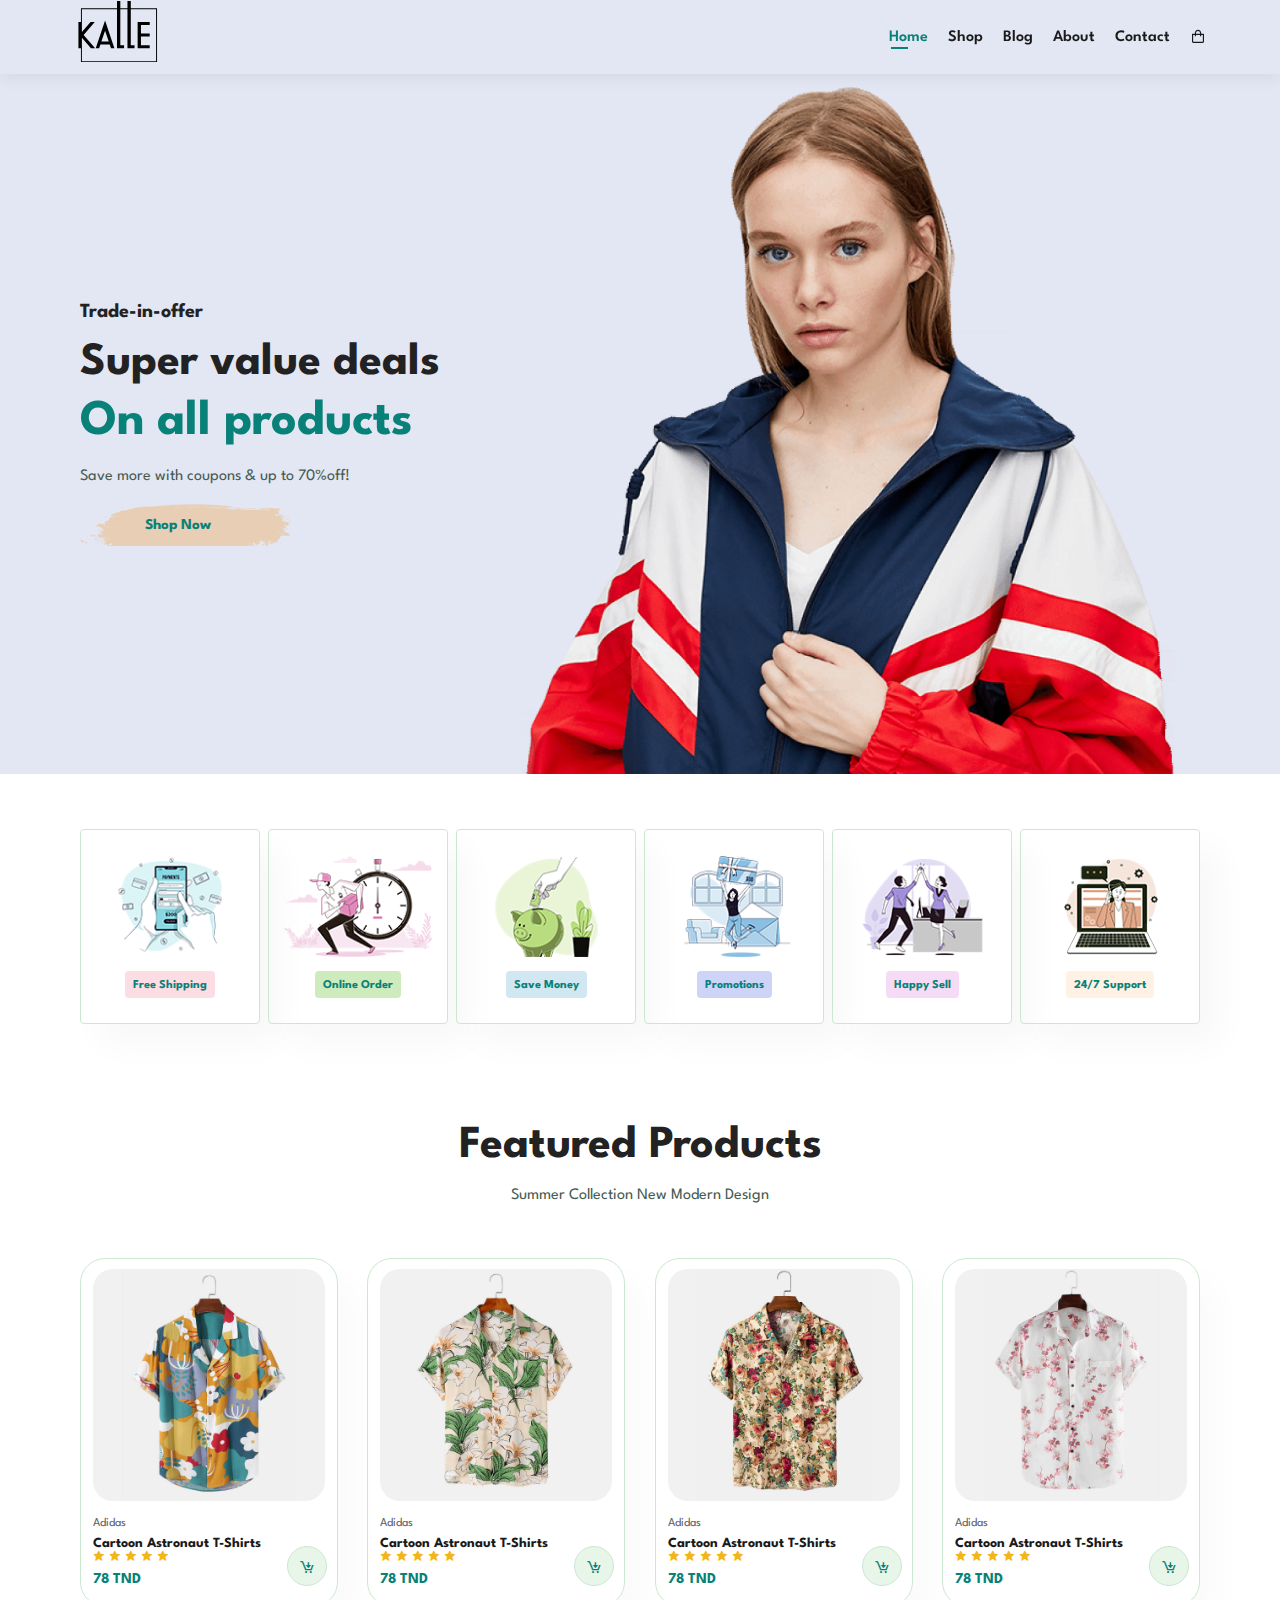
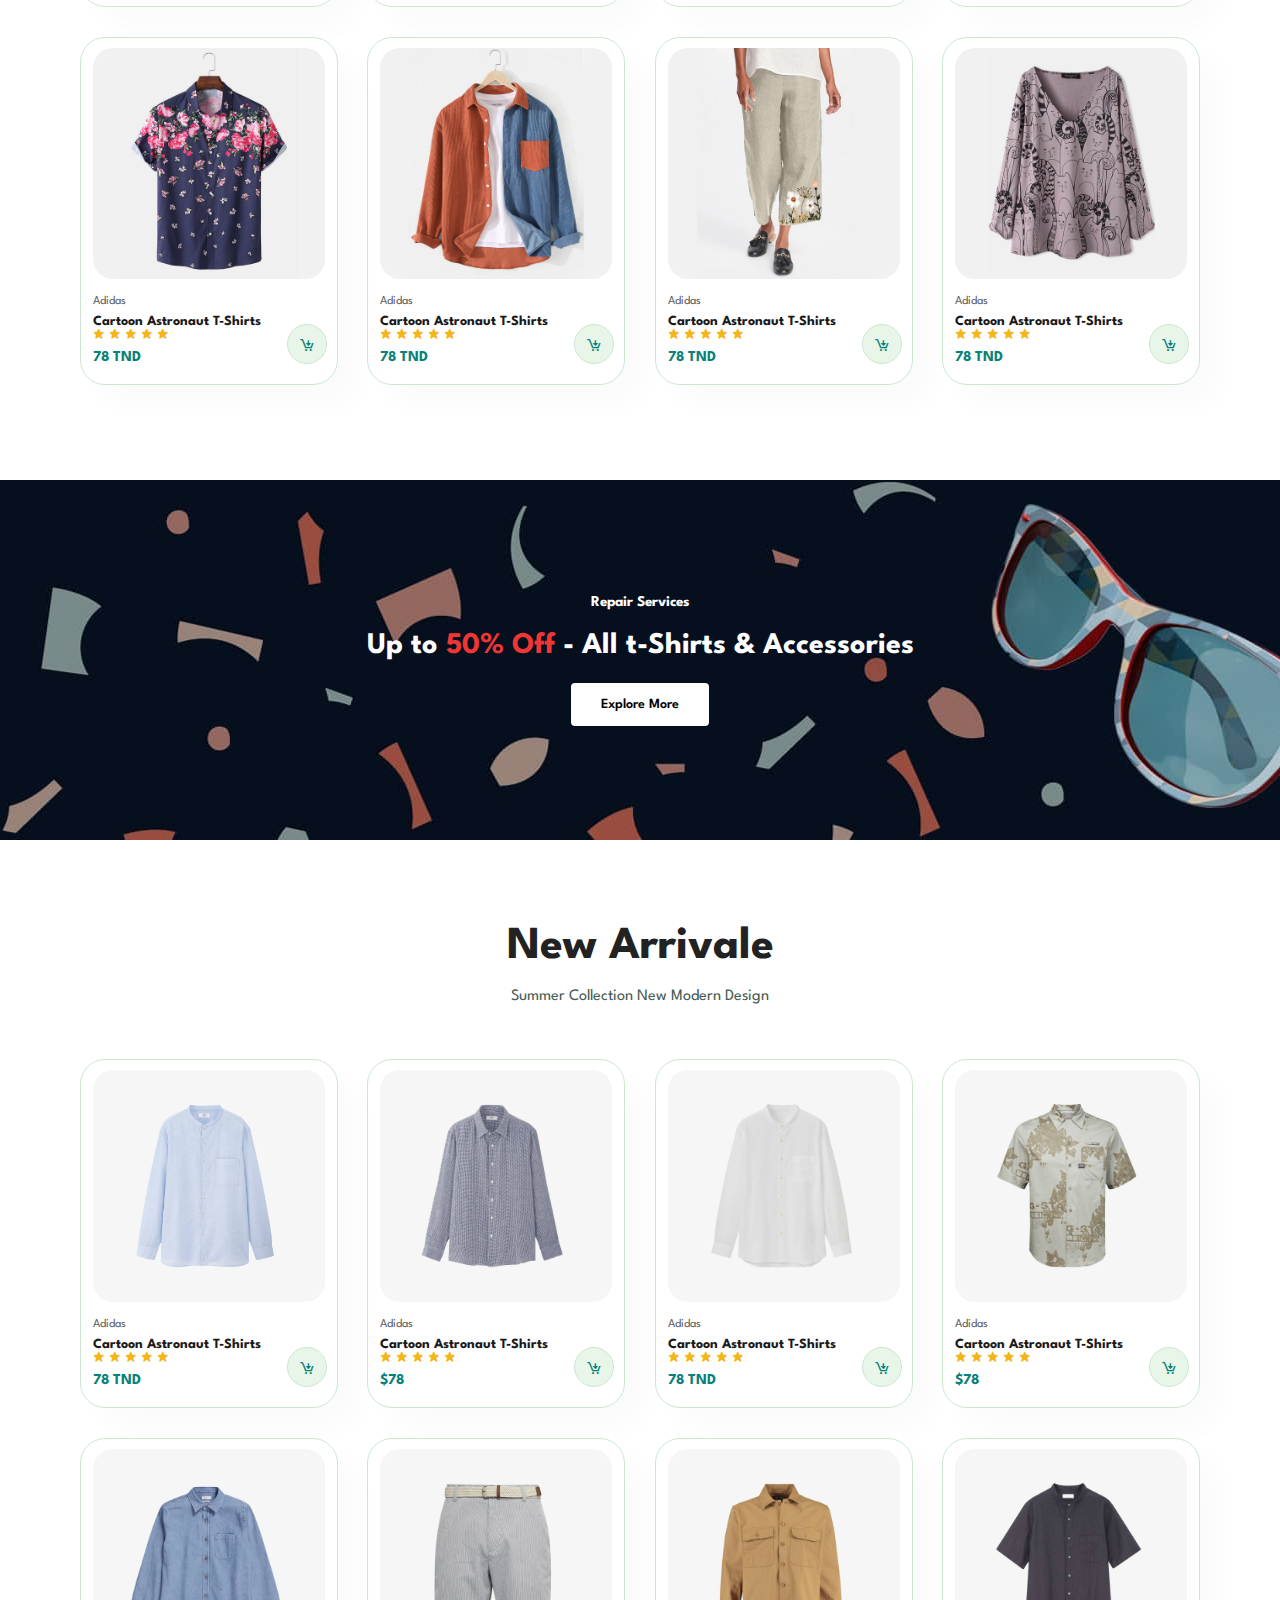
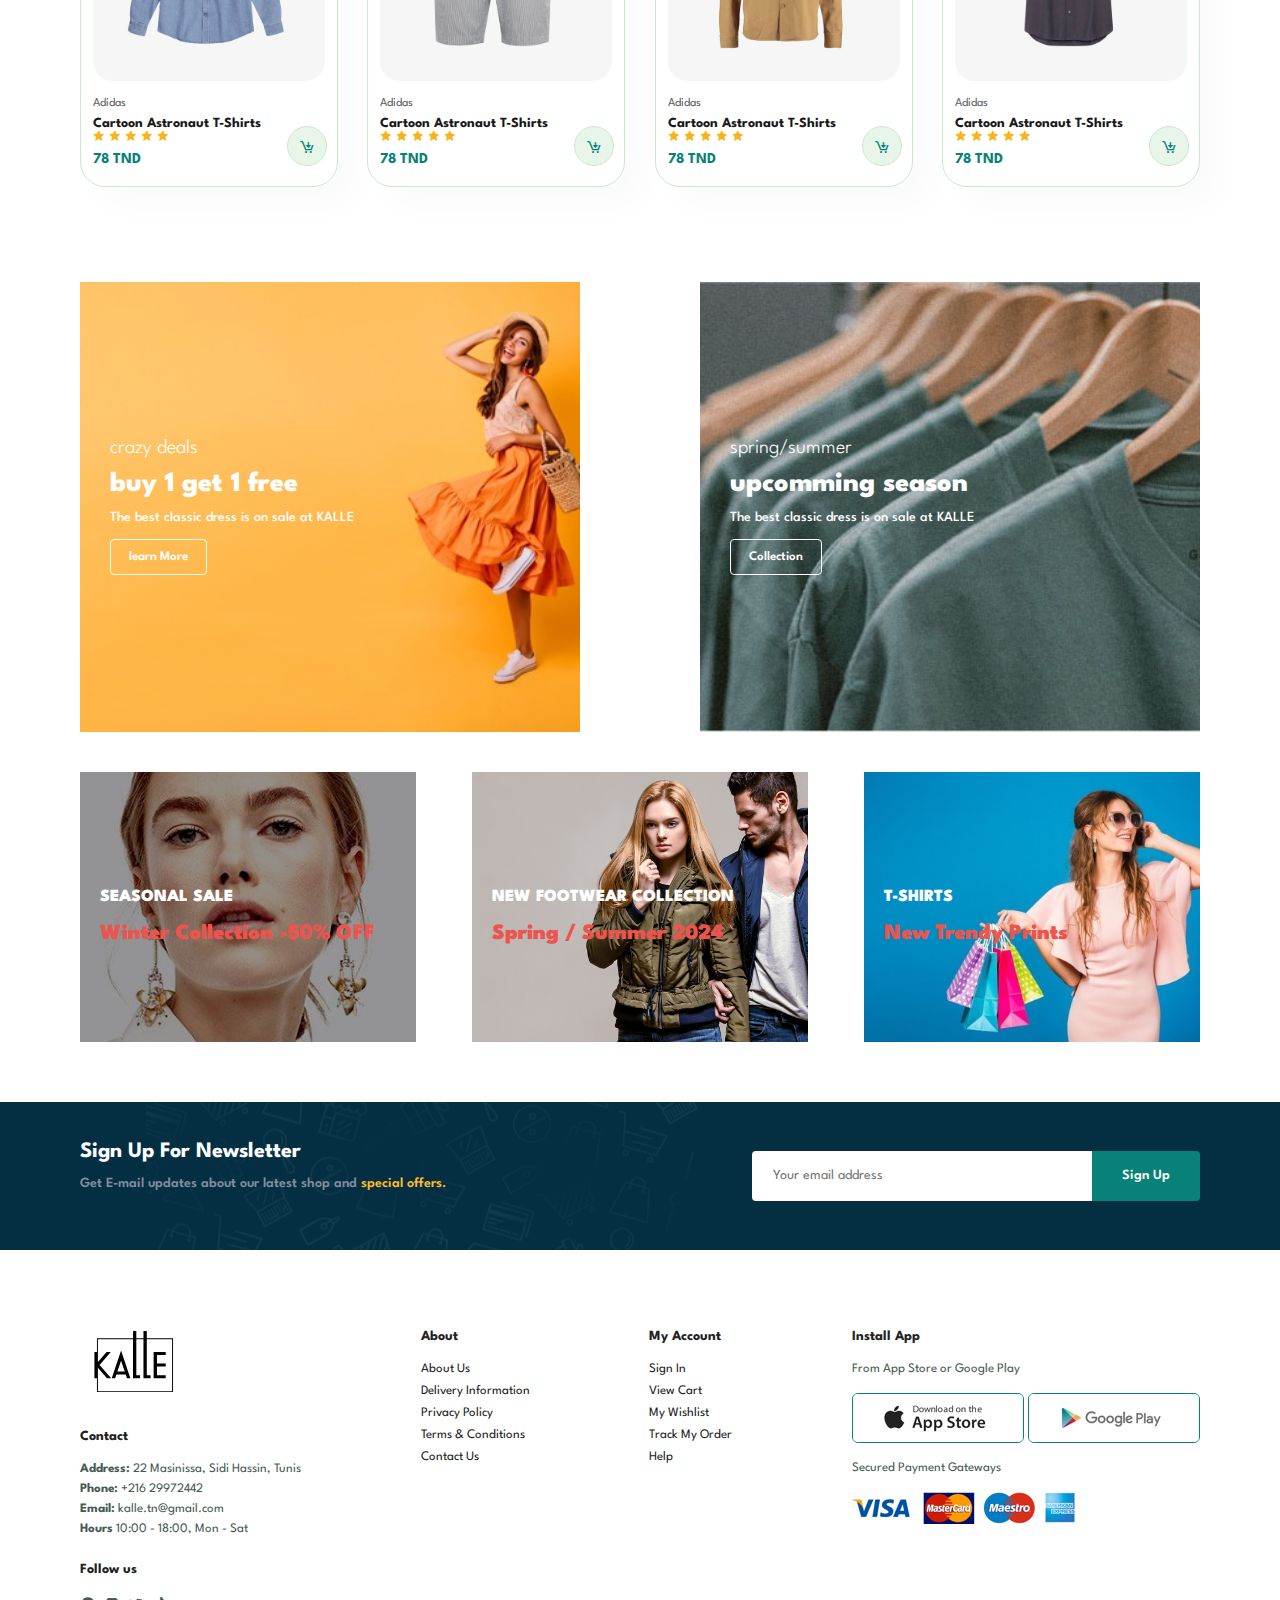
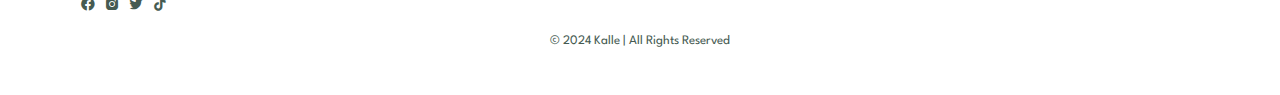
<file: PROJET/index.html>
<!DOCTYPE html>
<html lang="en">
<head>
    <meta charset="UTF-8">
    <meta name="viewport" content="width=device-width, initial-scale=1.0">
    <title>KallelStyle.</title>
    
    <link href='https://unpkg.com/boxicons@2.1.4/css/boxicons.min.css' rel='stylesheet'>
    <link rel="stylesheet" href="style.css">
</head>
<body>
    <section id="header">
        <a href="#"><img src="img/Kalle-Logo.svg" class="logo" alt=""></a>

       

        <div>
            <ul id="navbar">
                <li><a class="active" href="index.html">Home</a></li>
                <li><a href="shop.html">Shop</a></li>
                <li><a href="blog.html">Blog</a></li>
                <li><a href="about.html">About</a></li>
                <li><a href="contact.html">Contact</a></li>
                <li id="lg-bag"><a href="card.html"><i class='bx bx-shopping-bag'></i></a></li>
                <a href="#" id="close"><i class='bx bx-log-out-circle'></i></a>
            </ul>
        </div>
        <div id="mobile" >
            <a href="card.html"><i class='bx bx-shopping-bag'></i></a>
            <i id="bar" class='bx bx-menu' ></i>
            
        </div>
    </section>
    
    <section id="hero">
        <h4>Trade-in-offer</h4>
        <h2>Super value deals</h2>
        <h1>On all products</h1>
        <p>Save more with coupons & up to 70%off!</p>
        <button>Shop Now</button>

    </section>

    <section id="feature" class="section-p1">
        <div class="fe-box">
            <img src="features/f1.png" alt="">
            <h6>Free Shipping</h6>
        </div>
        <div class="fe-box">
            <img src="features/f2.png" alt="">
            <h6>Online Order</h6>
        </div>
        <div class="fe-box">
            <img src="features/f3.png" alt="">
            <h6>Save Money</h6>
        </div>
        <div class="fe-box">
            <img src="features/f4.png" alt="">
            <h6>Promotions</h6>
        </div>
        <div class="fe-box">
            <img src="features/f5.png" alt="">
            <h6>Happy Sell</h6>
        </div>
        <div class="fe-box">
            <img src="features/f6.png" alt="">
            <h6>24/7 Support</h6>
        </div>

    </section>

    <section id="product1" class="section-p1">
        <h2>Featured Products</h2>
        <p>Summer Collection New Modern Design</p>
        <div class="pro-container">
            <div class="pro">
                <img src="products/f1.jpg">
                <div class="des">
                    <span>Adidas</span>
                    <h5>Cartoon Astronaut T-Shirts</h5>
                    <div class="star">
                        <i class='bx bxs-star' ></i>
                        <i class='bx bxs-star' ></i>
                        <i class='bx bxs-star' ></i>
                        <i class='bx bxs-star' ></i>
                        <i class='bx bxs-star' ></i>
                    </div>
                    <h4>78 TND</h4>
                    
                </div>
                <a href="#"><i class='bx bx-cart-download cart'  ></i></a>

            </div>
            <div class="pro">
                <img src="products/f2.jpg">
                <div class="des">
                    <span>Adidas</span>
                    <h5>Cartoon Astronaut T-Shirts</h5>
                    <div class="star">
                        <i class='bx bxs-star' ></i>
                        <i class='bx bxs-star' ></i>
                        <i class='bx bxs-star' ></i>
                        <i class='bx bxs-star' ></i>
                        <i class='bx bxs-star' ></i>
                    </div>
                    <h4>78 TND</h4>
                    
                </div>
                <a href="#"><i class='bx bx-cart-download cart'  ></i></a>

            </div>
            <div class="pro">
                <img src="products/f3.jpg">
                <div class="des">
                    <span>Adidas</span>
                    <h5>Cartoon Astronaut T-Shirts</h5>
                    <div class="star">
                        <i class='bx bxs-star' ></i>
                        <i class='bx bxs-star' ></i>
                        <i class='bx bxs-star' ></i>
                        <i class='bx bxs-star' ></i>
                        <i class='bx bxs-star' ></i>
                    </div>
                    <h4>78 TND</h4>
                    
                </div>
                <a href="#"><i class='bx bx-cart-download cart'  ></i></a>

            </div>
            <div class="pro">
                <img src="products/f4.jpg">
                <div class="des">
                    <span>Adidas</span>
                    <h5>Cartoon Astronaut T-Shirts</h5>
                    <div class="star">
                        <i class='bx bxs-star' ></i>
                        <i class='bx bxs-star' ></i>
                        <i class='bx bxs-star' ></i>
                        <i class='bx bxs-star' ></i>
                        <i class='bx bxs-star' ></i>
                    </div>
                    <h4>78 TND</h4>
                    
                </div>
                <a href="#"><i class='bx bx-cart-download cart'  ></i></a>

            </div>
            <div class="pro">
                <img src="products/f5.jpg">
                <div class="des">
                    <span>Adidas</span>
                    <h5>Cartoon Astronaut T-Shirts</h5>
                    <div class="star">
                        <i class='bx bxs-star' ></i>
                        <i class='bx bxs-star' ></i>
                        <i class='bx bxs-star' ></i>
                        <i class='bx bxs-star' ></i>
                        <i class='bx bxs-star' ></i>
                    </div>
                    <h4>78 TND</h4>
                    
                </div>
                <a href="#"><i class='bx bx-cart-download cart'  ></i></a>

            </div>
            <div class="pro">
                <img src="products/f6.jpg">
                <div class="des">
                    <span>Adidas</span>
                    <h5>Cartoon Astronaut T-Shirts</h5>
                    <div class="star">
                        <i class='bx bxs-star' ></i>
                        <i class='bx bxs-star' ></i>
                        <i class='bx bxs-star' ></i>
                        <i class='bx bxs-star' ></i>
                        <i class='bx bxs-star' ></i>
                    </div>
                    <h4>78 TND</h4>
                    
                </div>
                <a href="#"><i class='bx bx-cart-download cart'  ></i></a>

            </div>
            <div class="pro">
                <img src="products/f7.jpg">
                <div class="des">
                    <span>Adidas</span>
                    <h5>Cartoon Astronaut T-Shirts</h5>
                    <div class="star">
                        <i class='bx bxs-star' ></i>
                        <i class='bx bxs-star' ></i>
                        <i class='bx bxs-star' ></i>
                        <i class='bx bxs-star' ></i>
                        <i class='bx bxs-star' ></i>
                    </div>
                    <h4>78 TND</h4>
                    
                </div>
                <a href="#"><i class='bx bx-cart-download cart'  ></i></a>

            </div>
            <div class="pro">
                <img src="products/f8.jpg">
                <div class="des">
                    <span>Adidas</span>
                    <h5>Cartoon Astronaut T-Shirts</h5>
                    <div class="star">
                        <i class='bx bxs-star' ></i>
                        <i class='bx bxs-star' ></i>
                        <i class='bx bxs-star' ></i>
                        <i class='bx bxs-star' ></i>
                        <i class='bx bxs-star' ></i>
                    </div>
                    <h4>78 TND</h4>
                    
                </div>
                <a href="#"><i class='bx bx-cart-download cart'  ></i></a>

            </div>


        </div>

    </section>

    <section id="banner" class="section-m1">
        <h4>Repair Services</h4>
        <h2>Up to <span>50% Off</span>  - All t-Shirts & Accessories</h2>
        <button class="normal">Explore More</button>

    </section>

    <section id="product1" class="section-p1">
        <h2>New Arrivale</h2>
        <p>Summer Collection New Modern Design</p>
        <div class="pro-container">
            <div class="pro">
                <img src="products/n1.jpg">
                <div class="des">
                    <span>Adidas</span>
                    <h5>Cartoon Astronaut T-Shirts</h5>
                    <div class="star">
                        <i class='bx bxs-star' ></i>
                        <i class='bx bxs-star' ></i>
                        <i class='bx bxs-star' ></i>
                        <i class='bx bxs-star' ></i>
                        <i class='bx bxs-star' ></i>
                    </div>
                    <h4>78 TND</h4>
                    
                </div>
                <a href="#"><i class='bx bx-cart-download cart'  ></i></a>

            </div>
            <div class="pro">
                <img src="products/n2.jpg">
                <div class="des">
                    <span>Adidas</span>
                    <h5>Cartoon Astronaut T-Shirts</h5>
                    <div class="star">
                        <i class='bx bxs-star' ></i>
                        <i class='bx bxs-star' ></i>
                        <i class='bx bxs-star' ></i>
                        <i class='bx bxs-star' ></i>
                        <i class='bx bxs-star' ></i>
                    </div>
                    <h4>$78</h4>
                    
                </div>
                <a href="#"><i class='bx bx-cart-download cart'  ></i></a>

            </div>
            <div class="pro">
                <img src="products/n3.jpg">
                <div class="des">
                    <span>Adidas</span>
                    <h5>Cartoon Astronaut T-Shirts</h5>
                    <div class="star">
                        <i class='bx bxs-star' ></i>
                        <i class='bx bxs-star' ></i>
                        <i class='bx bxs-star' ></i>
                        <i class='bx bxs-star' ></i>
                        <i class='bx bxs-star' ></i>
                    </div>
                    <h4>78 TND</h4>
                    
                </div>
                <a href="#"><i class='bx bx-cart-download cart'  ></i></a>

            </div>
            <div class="pro">
                <img src="products/n4.jpg">
                <div class="des">
                    <span>Adidas</span>
                    <h5>Cartoon Astronaut T-Shirts</h5>
                    <div class="star">
                        <i class='bx bxs-star' ></i>
                        <i class='bx bxs-star' ></i>
                        <i class='bx bxs-star' ></i>
                        <i class='bx bxs-star' ></i>
                        <i class='bx bxs-star' ></i>
                    </div>
                    <h4>$78</h4>
                    
                </div>
                <a href="#"><i class='bx bx-cart-download cart'  ></i></a>

            </div>
            <div class="pro">
                <img src="products/n5.jpg">
                <div class="des">
                    <span>Adidas</span>
                    <h5>Cartoon Astronaut T-Shirts</h5>
                    <div class="star">
                        <i class='bx bxs-star' ></i>
                        <i class='bx bxs-star' ></i>
                        <i class='bx bxs-star' ></i>
                        <i class='bx bxs-star' ></i>
                        <i class='bx bxs-star' ></i>
                    </div>
                    <h4>78 TND</h4>
                    
                </div>
                <a href="#"><i class='bx bx-cart-download cart'  ></i></a>

            </div>
            <div class="pro">
                <img src="products/n6.jpg">
                <div class="des">
                    <span>Adidas</span>
                    <h5>Cartoon Astronaut T-Shirts</h5>
                    <div class="star">
                        <i class='bx bxs-star' ></i>
                        <i class='bx bxs-star' ></i>
                        <i class='bx bxs-star' ></i>
                        <i class='bx bxs-star' ></i>
                        <i class='bx bxs-star' ></i>
                    </div>
                    <h4>78 TND</h4>
                    
                </div>
                <a href="#"><i class='bx bx-cart-download cart'  ></i></a>

            </div>
            <div class="pro">
                <img src="products/n7.jpg">
                <div class="des">
                    <span>Adidas</span>
                    <h5>Cartoon Astronaut T-Shirts</h5>
                    <div class="star">
                        <i class='bx bxs-star' ></i>
                        <i class='bx bxs-star' ></i>
                        <i class='bx bxs-star' ></i>
                        <i class='bx bxs-star' ></i>
                        <i class='bx bxs-star' ></i>
                    </div>
                    <h4>78 TND</h4>
                    
                </div>
                <a href="#"><i class='bx bx-cart-download cart'  ></i></a>

            </div>
            <div class="pro">
                <img src="products/n8.jpg">
                <div class="des">
                    <span>Adidas</span>
                    <h5>Cartoon Astronaut T-Shirts</h5>
                    <div class="star">
                        <i class='bx bxs-star' ></i>
                        <i class='bx bxs-star' ></i>
                        <i class='bx bxs-star' ></i>
                        <i class='bx bxs-star' ></i>
                        <i class='bx bxs-star' ></i>
                    </div>
                    <h4>78 TND</h4>
                    
                </div>
                <a href="#"><i class='bx bx-cart-download cart'  ></i></a>

            </div>


        </div>
    </section>

    <section id="sm-banner" class="section-p1">
        <div class="banner-box">
            <h4>crazy deals</h4>
            <h2>buy 1 get 1 free</h2>
            <span>The best classic dress is on sale at KALLE</span>
            <button class="white">learn More</button>
        </div>

        <div class="banner-box banner-box2">
            <h4>spring/summer</h4>
            <h2>upcomming season</h2>
            <span>The best classic dress is on sale at KALLE</span>
            <button class="white">Collection</button>
        </div>
        

    </section>

    <section id="banner3">
        <div class="banner-box ">
            <h2>SEASONAL SALE</h2>
            <h3>Winter Collection -50% OFF </h3>
        </div>
        <div class="banner-box banner-box2">
            <h2>NEW FOOTWEAR COLLECTION</h2>
            <h3>Spring / Summer 2024 </h3>
        </div>
        <div class="banner-box banner-box3">
            <h2>T-SHIRTS</h2>
            <h3>New Trendy Prints </h3>
        </div>
    </section>

    <section id="newsletter" class="section-p1 section-m1">
        <div class="newstext">
            <h4>Sign Up For Newsletter</h4>
            <p>Get E-mail updates about our latest shop and <span>special offers.</span></p>
        </div>
        <div class="form">
            <input type="text" placeholder="Your email address">
            <button class="normal">Sign Up</button>
        </div>
    </section>

    <footer class="section-p1" >
        <div class="col">
            <img  src="img/Kalle-Logo.svg" class="logo logo2" alt="">
            <h4>Contact</h4>
            <p><strong>Address:</strong> 22 Masinissa, Sidi Hassin, Tunis</p>
            <p><strong>Phone:</strong> +216 29972442</p>
            <p><strong>Email:</strong> kalle.tn@gmail.com</p>
            <p><strong>Hours</strong> 10:00 - 18:00, Mon - Sat</p>
            <div class="follow">
                <h4>Follow us</h4>
                <div class="icon">
                    <i class='bx bxl-facebook-circle'></i>
                    <i class='bx bxl-instagram-alt'></i>
                    <i class='bx bxl-twitter' ></i>
                    <i class='bx bxl-tiktok' ></i>
                </div>

            </div>
        </div>
        <div class="col">
            <h4>About</h4>
            <a href="#">About Us</a>
            <a href="#">Delivery Information</a>
            <a href="#">Privacy Policy</a>
            <a href="#">Terms & Conditions</a>
            <a href="#">Contact Us</a>

        </div>

        <div class="col">
            <h4>My Account</h4>
            <a href="#">Sign In</a>
            <a href="#">View Cart</a>
            <a href="#">My Wishlist</a>
            <a href="#">Track My Order</a>
            <a href="#">Help</a>

        </div>
        <div class="col install">
            <h4>Install App</h4>
            <p>From App Store or Google Play</p>
            <div class="row">
                <img src="pay/app.jpg" alt="">
                <img src="pay/play.jpg" alt="">
            </div>
            <p>Secured Payment Gateways</p>
            <img src="pay/pay.png" alt="">
        </div>
        <div class="copyright">
            <p>© 2024 Kalle | All Rights Reserved</p>
        </div>
    </footer>



   


    <script src="script.js"></script>
</body>
</html>
</file>
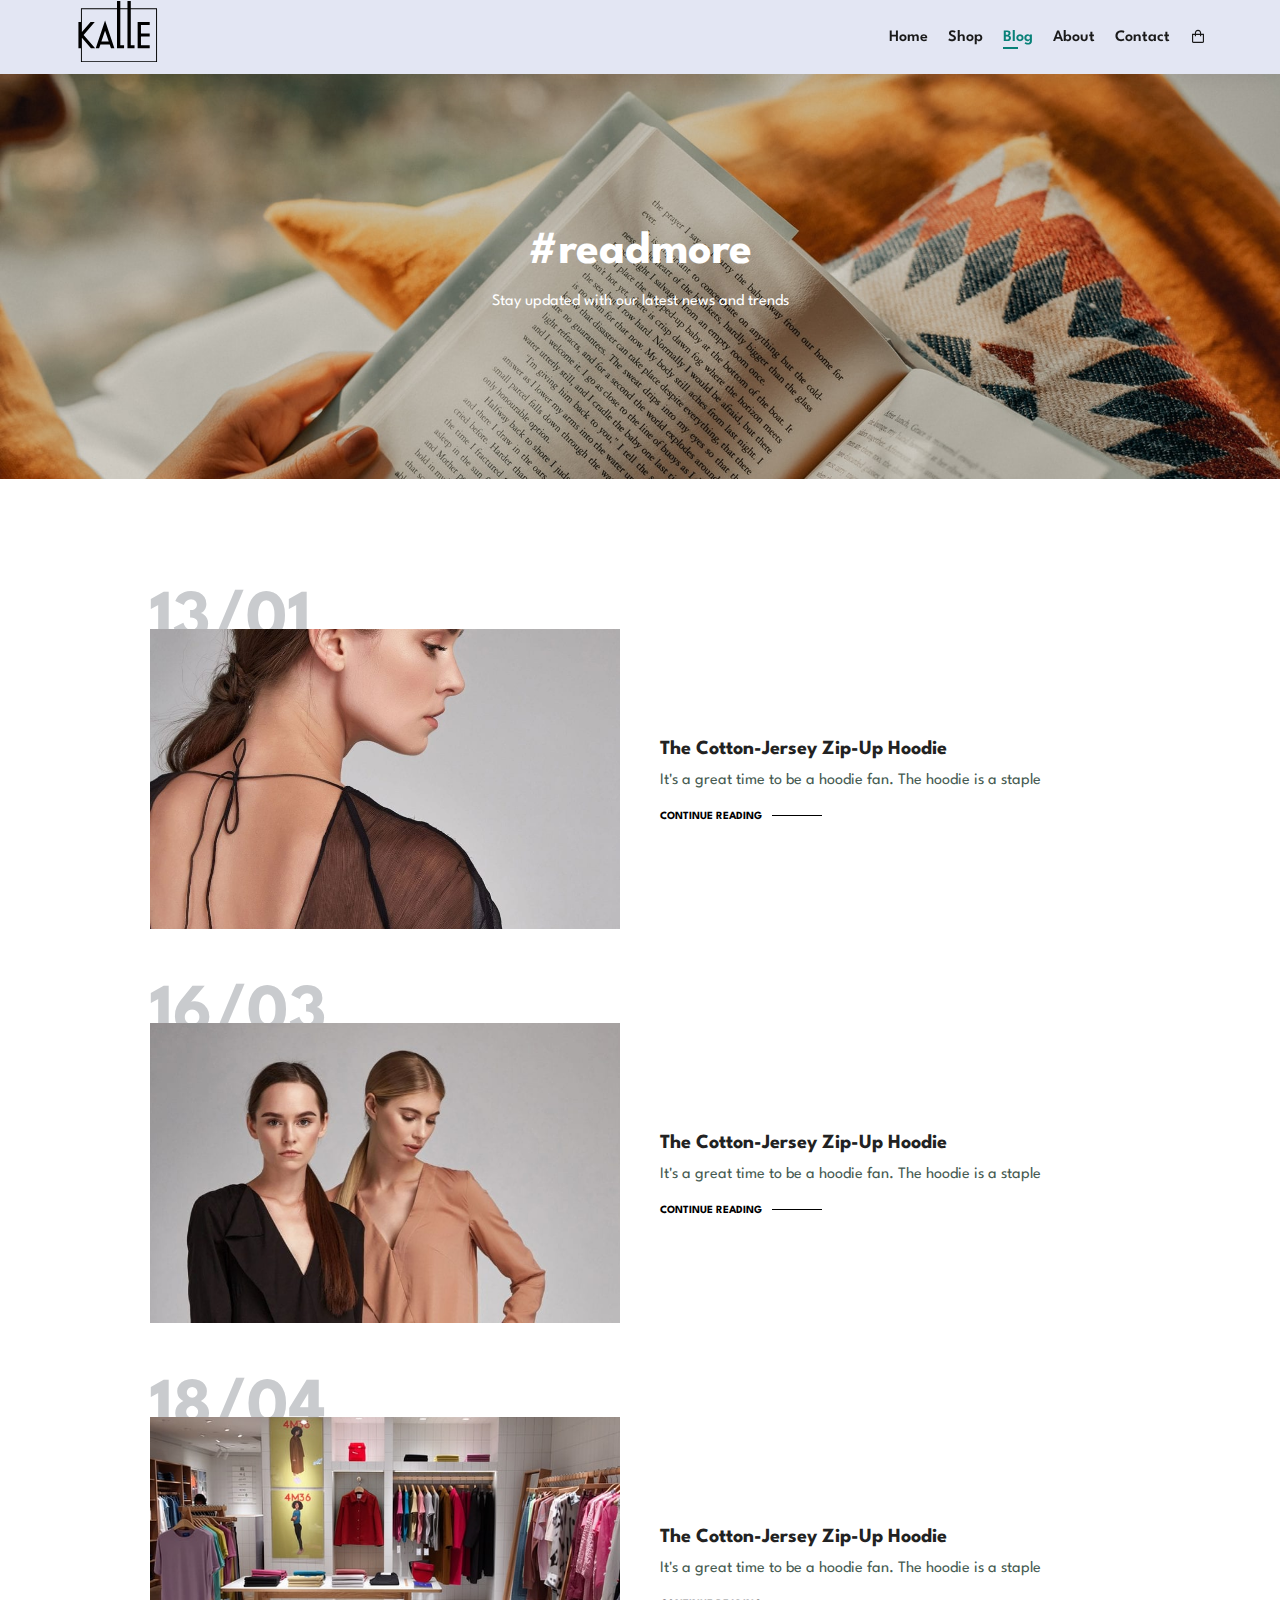
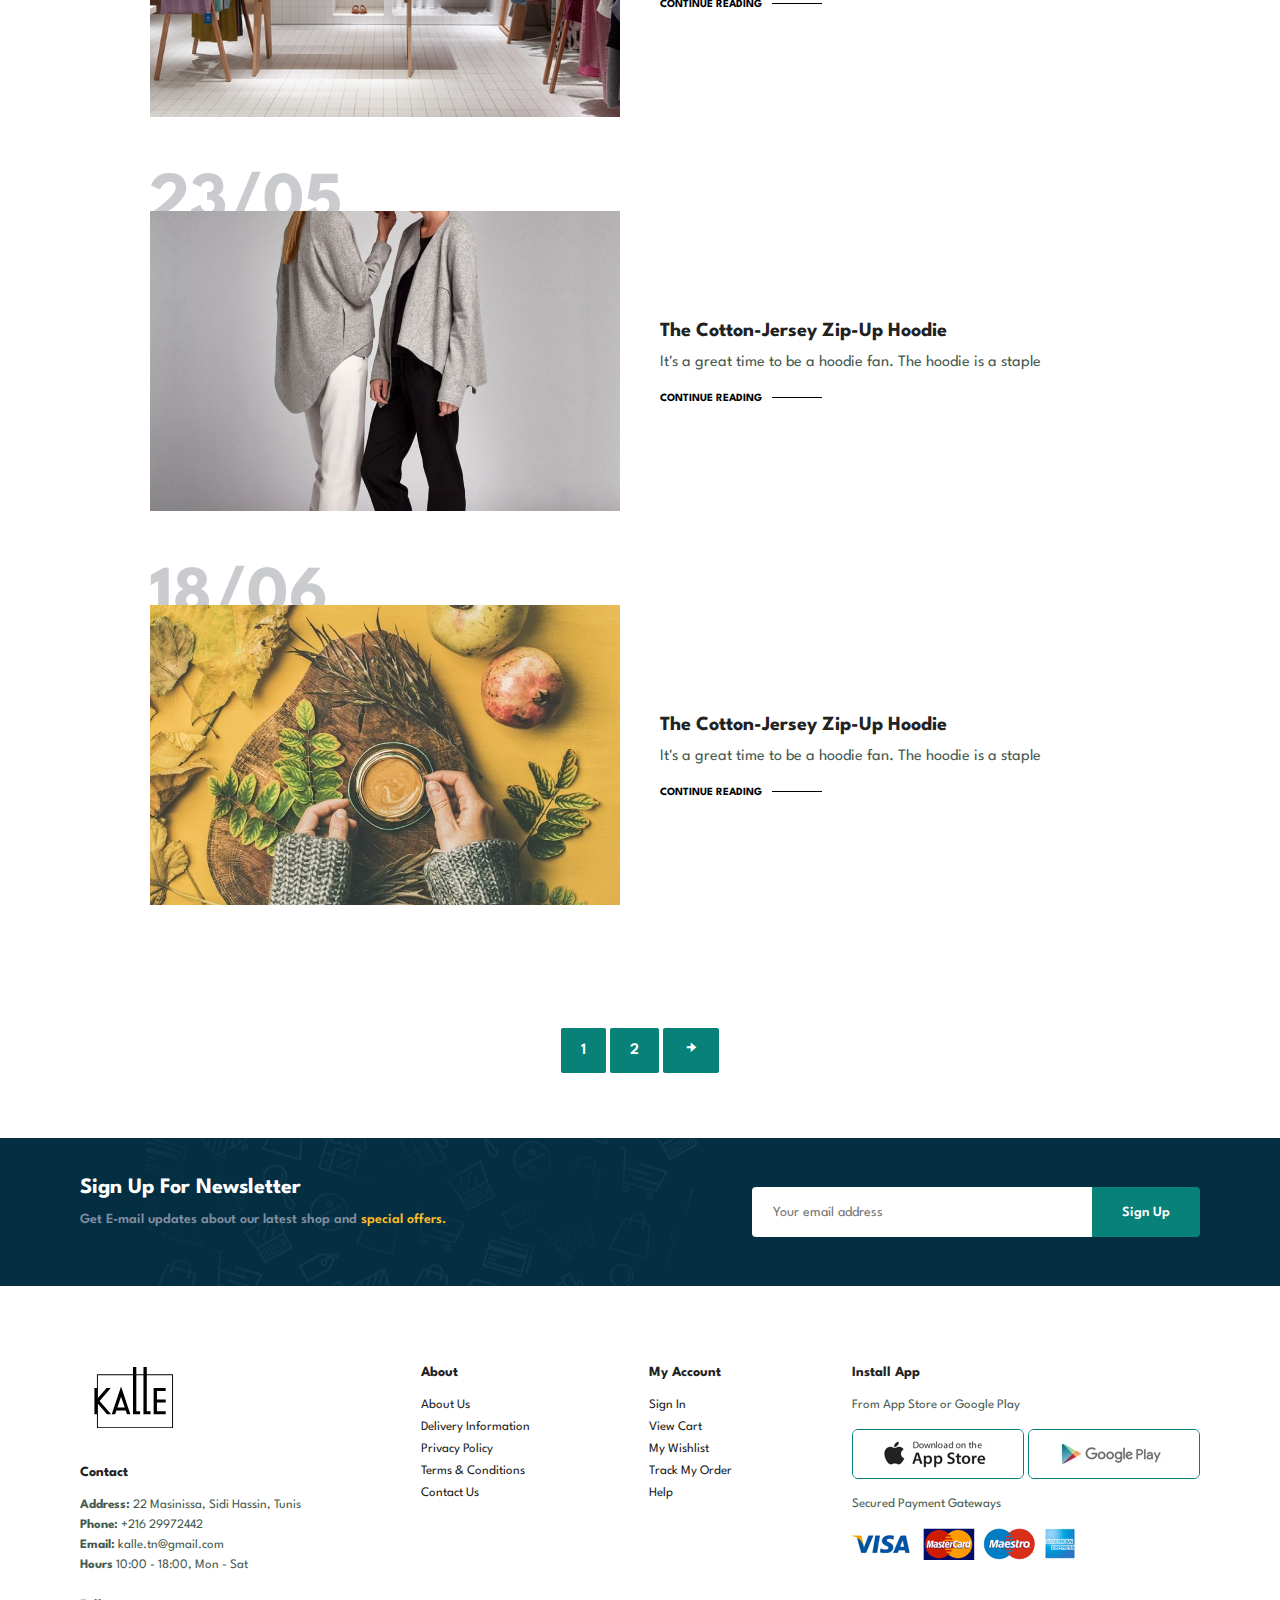
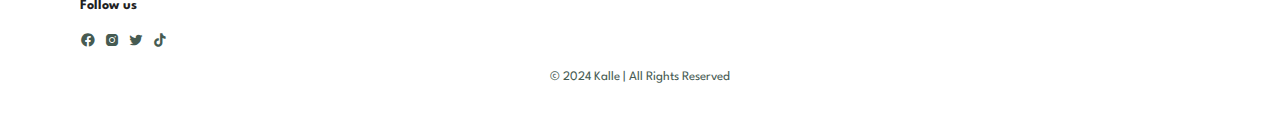
<file: PROJET/blog.html>
<!DOCTYPE html>
<html lang="en">
<head>
    <meta charset="UTF-8">
    <meta name="viewport" content="width=device-width, initial-scale=1.0">
    <title>KallelStyle.</title>
    
    <link href='https://unpkg.com/boxicons@2.1.4/css/boxicons.min.css' rel='stylesheet'>
    <link rel="stylesheet" href="style.css">
</head>
<body>
    <section id="header">
        <a href="#"><img src="img/Kalle-Logo.svg" class="logo" alt=""></a>

       

        <div>
            <ul id="navbar">
                <li><a  href="index.html">Home</a></li>
                <li><a  href="shop.html">Shop</a></li>
                <li><a class="active" href="blog.html">Blog</a></li>
                <li><a href="about.html">About</a></li>
                <li><a href="contact.html">Contact</a></li>
                <li id="lg-bag"><a href="card.html"><i class='bx bx-shopping-bag '></i></a></li>
                <a href="#" id="close"><i class='bx bx-log-out-circle'></i></a>
            </ul>
        </div>
        <div id="mobile" >
            <a href="card.html"><i class='bx bx-shopping-bag'></i></a>
            <i id="bar" class='bx bx-menu' ></i>
            
        </div>
    </section>
    
    <section id="page-header" class="blog-header">
        
        <h2>#readmore</h2>
        
        <p>Stay updated with our latest news and trends</p>
        

    </section>

    <section id="blog">
        <div class="blog-box">
            <div class="blog-img">
                <img src="blog/b1.jpg" alt="" >
            </div>
            <div class="blog-details">
                <h4>The Cotton-Jersey Zip-Up Hoodie</h4>
                <p>It's a great time to be a hoodie fan. The hoodie is a staple</p>
                <a href="#">CONTINUE READING</a>
            </div>
            <h1>13/01</h1>
        </div>
        <div class="blog-box">
            <div class="blog-img">
                <img src="blog/b2.jpg" alt="" >
            </div>
            <div class="blog-details">
                <h4>The Cotton-Jersey Zip-Up Hoodie</h4>
                <p>It's a great time to be a hoodie fan. The hoodie is a staple</p>
                <a href="#">CONTINUE READING</a>
            </div>
            <h1>16/03</h1>
        </div>
        <div class="blog-box">
            <div class="blog-img">
                <img src="blog/b3.jpg" alt="" >
            </div>
            <div class="blog-details">
                <h4>The Cotton-Jersey Zip-Up Hoodie</h4>
                <p>It's a great time to be a hoodie fan. The hoodie is a staple</p>
                <a href="#">CONTINUE READING</a>
            </div>
            <h1>18/04</h1>
        </div>
        <div class="blog-box">
            <div class="blog-img">
                <img src="blog/b4.jpg" alt="" >
            </div>
            <div class="blog-details">
                <h4>The Cotton-Jersey Zip-Up Hoodie</h4>
                <p>It's a great time to be a hoodie fan. The hoodie is a staple</p>
                <a href="#">CONTINUE READING</a>
            </div>
            <h1>23/05</h1>
        </div>
        <div class="blog-box">
            <div class="blog-img">
                <img src="blog/b6.jpg" alt="" >
            </div>
            <div class="blog-details">
                <h4>The Cotton-Jersey Zip-Up Hoodie</h4>
                <p>It's a great time to be a hoodie fan. The hoodie is a staple</p>
                <a href="#">CONTINUE READING</a>
            </div>
            <h1>18/06</h1>
        </div>
    </section>


    <section id="pagination" class="section-p1" >
        <a href="#">1</a>
        <a href="#">2</a>
        <a href="#"><i class='bx bxs-right-arrow-alt'></i></a>

    </section>


    <section id="newsletter" class="section-p1 section-m1">
        <div class="newstext">
            <h4>Sign Up For Newsletter</h4>
            <p>Get E-mail updates about our latest shop and <span>special offers.</span></p>
        </div>
        <div class="form">
            <input type="text" placeholder="Your email address">
            <button class="normal">Sign Up</button>
        </div>
    </section>

    <footer class="section-p1" >
        <div class="col">
            <img  src="img/Kalle-Logo.svg" class="logo logo2" alt="">
            <h4>Contact</h4>
            <p><strong>Address:</strong> 22 Masinissa, Sidi Hassin, Tunis</p>
            <p><strong>Phone:</strong> +216 29972442</p>
            <p><strong>Email:</strong> kalle.tn@gmail.com</p>
            <p><strong>Hours</strong> 10:00 - 18:00, Mon - Sat</p>
            <div class="follow">
                <h4>Follow us</h4>
                <div class="icon">
                    <i class='bx bxl-facebook-circle'></i>
                    <i class='bx bxl-instagram-alt'></i>
                    <i class='bx bxl-twitter' ></i>
                    <i class='bx bxl-tiktok' ></i>
                </div>

            </div>
        </div>
        <div class="col">
            <h4>About</h4>
            <a href="#">About Us</a>
            <a href="#">Delivery Information</a>
            <a href="#">Privacy Policy</a>
            <a href="#">Terms & Conditions</a>
            <a href="#">Contact Us</a>

        </div>

        <div class="col">
            <h4>My Account</h4>
            <a href="#">Sign In</a>
            <a href="#">View Cart</a>
            <a href="#">My Wishlist</a>
            <a href="#">Track My Order</a>
            <a href="#">Help</a>

        </div>
        <div class="col install">
            <h4>Install App</h4>
            <p>From App Store or Google Play</p>
            <div class="row">
                <img src="pay/app.jpg" alt="">
                <img src="pay/play.jpg" alt="">
            </div>
            <p>Secured Payment Gateways</p>
            <img src="pay/pay.png" alt="">
        </div>
        <div class="copyright">
            <p>© 2024 Kalle | All Rights Reserved</p>
        </div>
    </footer>



   


    <script src="script.js"></script>
</body>
</html>
</file>
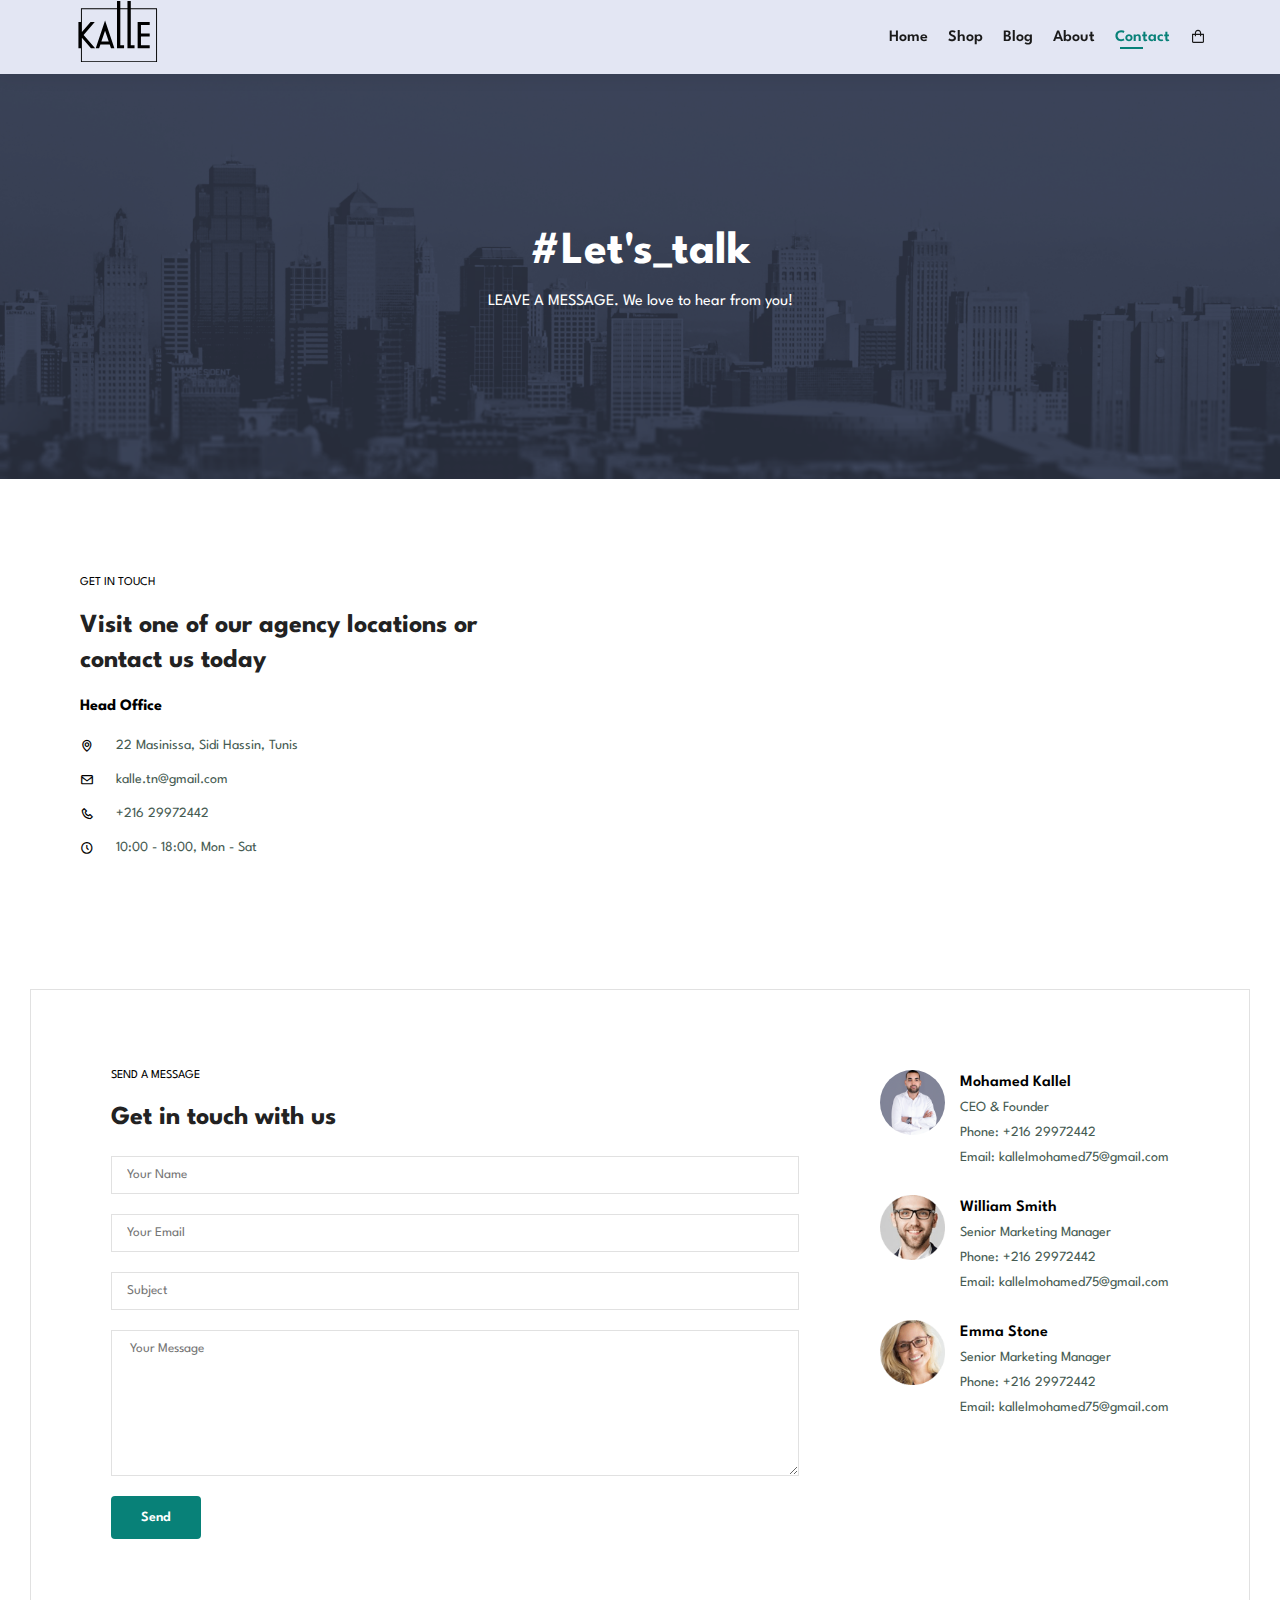
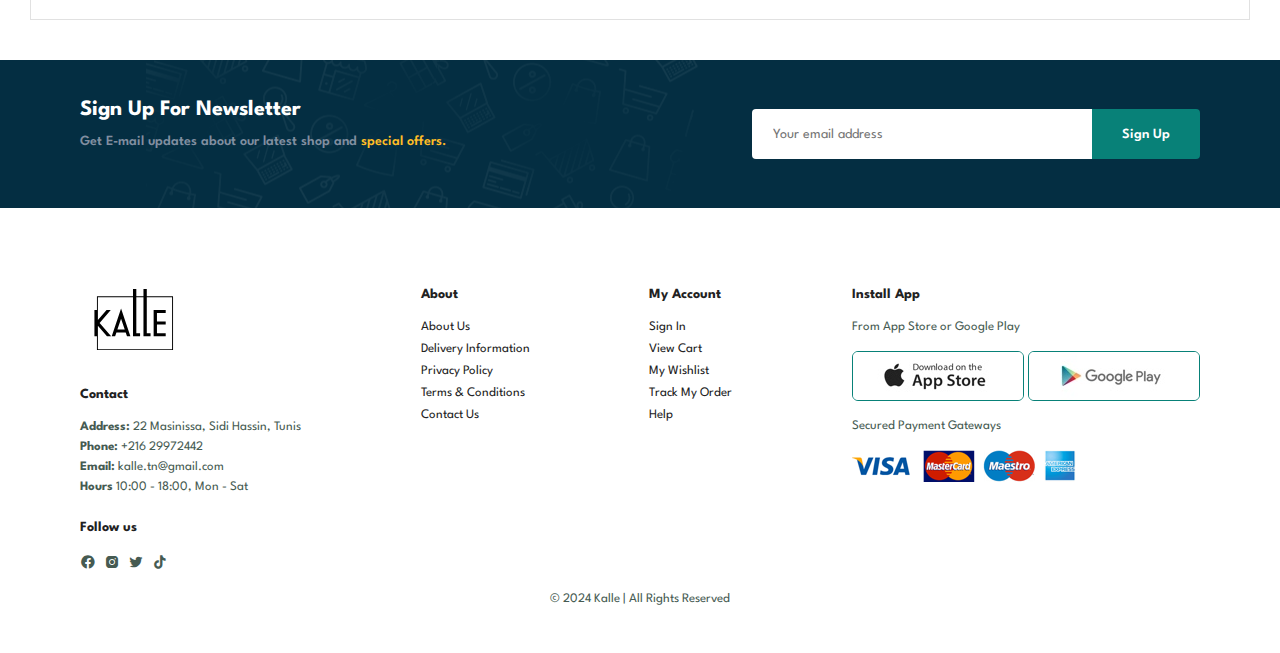
<file: PROJET/contact.html>
<!DOCTYPE html>
<html lang="en">
<head>
    <meta charset="UTF-8">
    <meta name="viewport" content="width=device-width, initial-scale=1.0">
    <title>KallelStyle.</title>
    
    <link href='https://unpkg.com/boxicons@2.1.4/css/boxicons.min.css' rel='stylesheet'>
    <link rel="stylesheet" href="style.css">
</head>
<body>
    <section id="header">
        <a href="#"><img src="img/Kalle-Logo.svg" class="logo" alt=""></a>

       

        <div>
            <ul id="navbar">
                <li><a  href="index.html">Home</a></li>
                <li><a  href="shop.html">Shop</a></li>
                <li><a  href="blog.html">Blog</a></li>
                <li><a  href="about.html">About</a></li>
                <li><a class="active" href="contact.html">Contact</a></li>
                <li id="lg-bag"><a href="card.html"><i class='bx bx-shopping-bag'></i></a></li>
                <a href="#" id="close"><i class='bx bx-log-out-circle'></i></a>
            </ul>
        </div>
        <div id="mobile" >
            <a href="card.html"><i class='bx bx-shopping-bag'></i></a>
            <i id="bar" class='bx bx-menu' ></i>
            
        </div>
    </section>
    
    <section id="page-header" class="about-header">
        
        <h2>#Let's_talk</h2>
        <p>LEAVE A MESSAGE. We love to hear from you!</p>
        

    </section>

    <section id="contact-details" class="section-p1" >
        <div class="details">
            <span>GET IN TOUCH</span>
            <h2>Visit one of our agency locations or contact us today</h2>
            <h3>Head Office</h3>
            <div >
                <li>
                    <i class='bx bx-map'></i>
                    <p>22 Masinissa, Sidi Hassin, Tunis</p>
                </li>
                <li>
                    <i class='bx bx-envelope' ></i>
                    <p>kalle.tn@gmail.com</p>
                </li>
                <li>
                    <i class='bx bx-phone' ></i>
                    <p>+216 29972442</p>
                </li>
                <li>
                    <i class='bx bx-time-five' ></i>
                    <p>10:00 - 18:00, Mon - Sat</p>
                </li>
            </div>

        </div>
        <div class="map">
            <iframe src="https://www.google.com/maps/embed?pb=!1m18!1m12!1m3!1d23875.05337242997!2d10.066957614922899!3d36.72818846290059!2m3!1f0!2f0!3f0!3m2!1i1024!2i768!4f13.1!3m3!1m2!1s0x12fd31b539f0cc4f%3A0xfaab145fbc490cdc!2sSidi%20Hassine%2C%20Tunisie!5e0!3m2!1sfr!2snl!4v1720696577905!5m2!1sfr!2snl" width="600" height="450" style="border:0;" allowfullscreen="" loading="lazy" referrerpolicy="no-referrer-when-downgrade"></iframe>

        </div>
    </section>

    <section id="form-details">
        <form action="">
            <span>SEND A MESSAGE</span>
            <h2>Get in touch with us</h2>
            <input type="text" placeholder="Your Name">
            <input type="email" placeholder="Your Email">
            <input type="text" placeholder="Subject">
            <textarea name="" id="" cols="30" rows="10" placeholder=" Your Message"></textarea>
            <button class="normal" type="submit">Send</button>
        </form>
        <div class="people">
            <div>
                <img style="border-radius: 50%;" src="people/4.jpg" alt="person">
                <p><span>Mohamed Kallel</span> CEO & Founder <br>Phone: +216 29972442 <br>Email: kallelmohamed75@gmail.com</p>
            </div>
            <div>
                <img src="people/2.png" alt="person">
                <p><span>William Smith</span> Senior Marketing Manager <br>Phone: +216 29972442 <br>Email: kallelmohamed75@gmail.com</p>
            </div>
            <div>
                <img src="people/3.png" alt="person">
                <p><span>Emma Stone</span> Senior Marketing Manager <br>Phone: +216 29972442 <br>Email: kallelmohamed75@gmail.com</p>
            </div>

        </div>
    </section>

    

    <section id="newsletter" class="section-p1 section-m1">
        <div class="newstext">
            <h4>Sign Up For Newsletter</h4>
            <p>Get E-mail updates about our latest shop and <span>special offers.</span></p>
        </div>
        <div class="form">
            <input type="text" placeholder="Your email address">
            <button class="normal">Sign Up</button>
        </div>
    </section>

    <footer class="section-p1" >
        <div class="col">
            <img  src="img/Kalle-Logo.svg" class="logo logo2" alt="">
            <h4>Contact</h4>
            <p><strong>Address:</strong> 22 Masinissa, Sidi Hassin, Tunis</p>
            <p><strong>Phone:</strong> +216 29972442</p>
            <p><strong>Email:</strong> kalle.tn@gmail.com</p>
            <p><strong>Hours</strong> 10:00 - 18:00, Mon - Sat</p>
            <div class="follow">
                <h4>Follow us</h4>
                <div class="icon">
                    <i class='bx bxl-facebook-circle'></i>
                    <i class='bx bxl-instagram-alt'></i>
                    <i class='bx bxl-twitter' ></i>
                    <i class='bx bxl-tiktok' ></i>
                </div>

            </div>
        </div>
        <div class="col">
            <h4>About</h4>
            <a href="#">About Us</a>
            <a href="#">Delivery Information</a>
            <a href="#">Privacy Policy</a>
            <a href="#">Terms & Conditions</a>
            <a href="#">Contact Us</a>

        </div>

        <div class="col">
            <h4>My Account</h4>
            <a href="#">Sign In</a>
            <a href="#">View Cart</a>
            <a href="#">My Wishlist</a>
            <a href="#">Track My Order</a>
            <a href="#">Help</a>

        </div>
        <div class="col install">
            <h4>Install App</h4>
            <p>From App Store or Google Play</p>
            <div class="row">
                <img src="pay/app.jpg" alt="">
                <img src="pay/play.jpg" alt="">
            </div>
            <p>Secured Payment Gateways</p>
            <img src="pay/pay.png" alt="">
        </div>
        <div class="copyright">
            <p>© 2024 Kalle | All Rights Reserved</p>
        </div>
    </footer>



   


    <script src="script.js"></script>
</body>
</html>
</file>
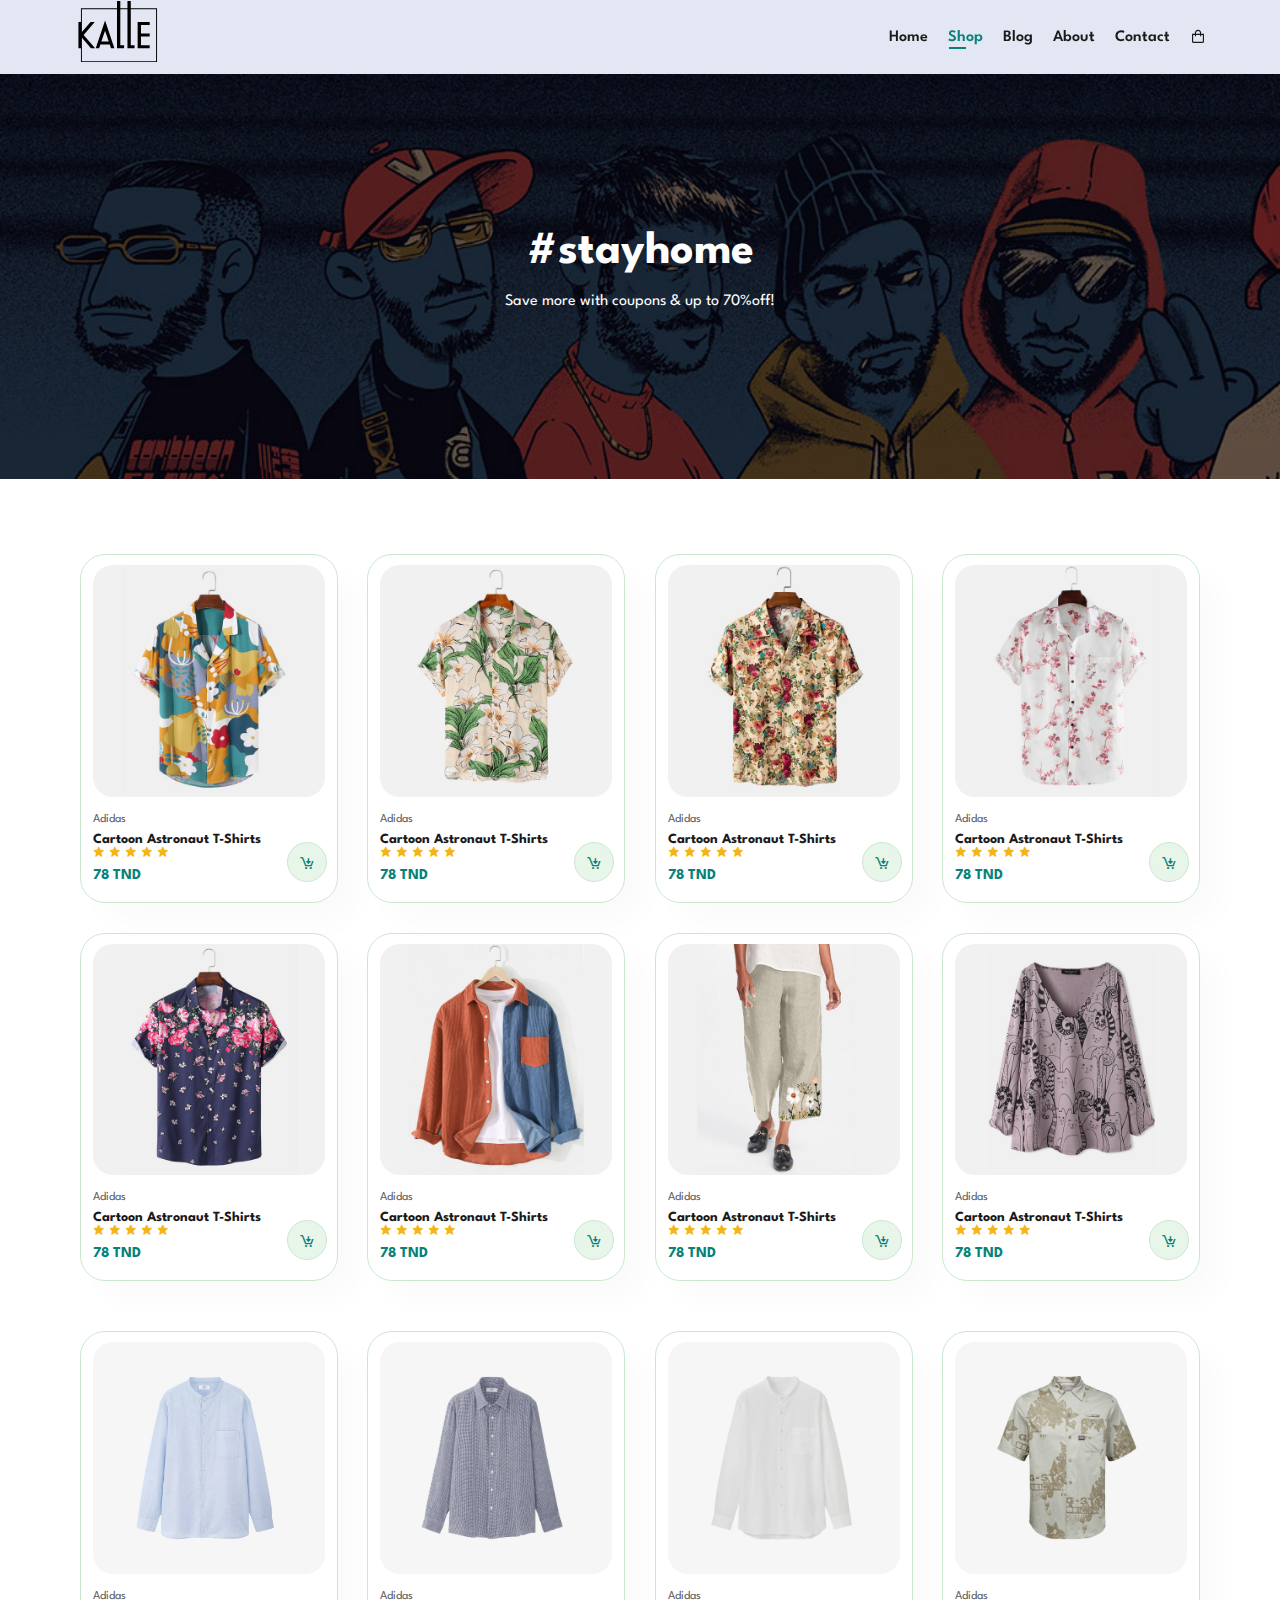
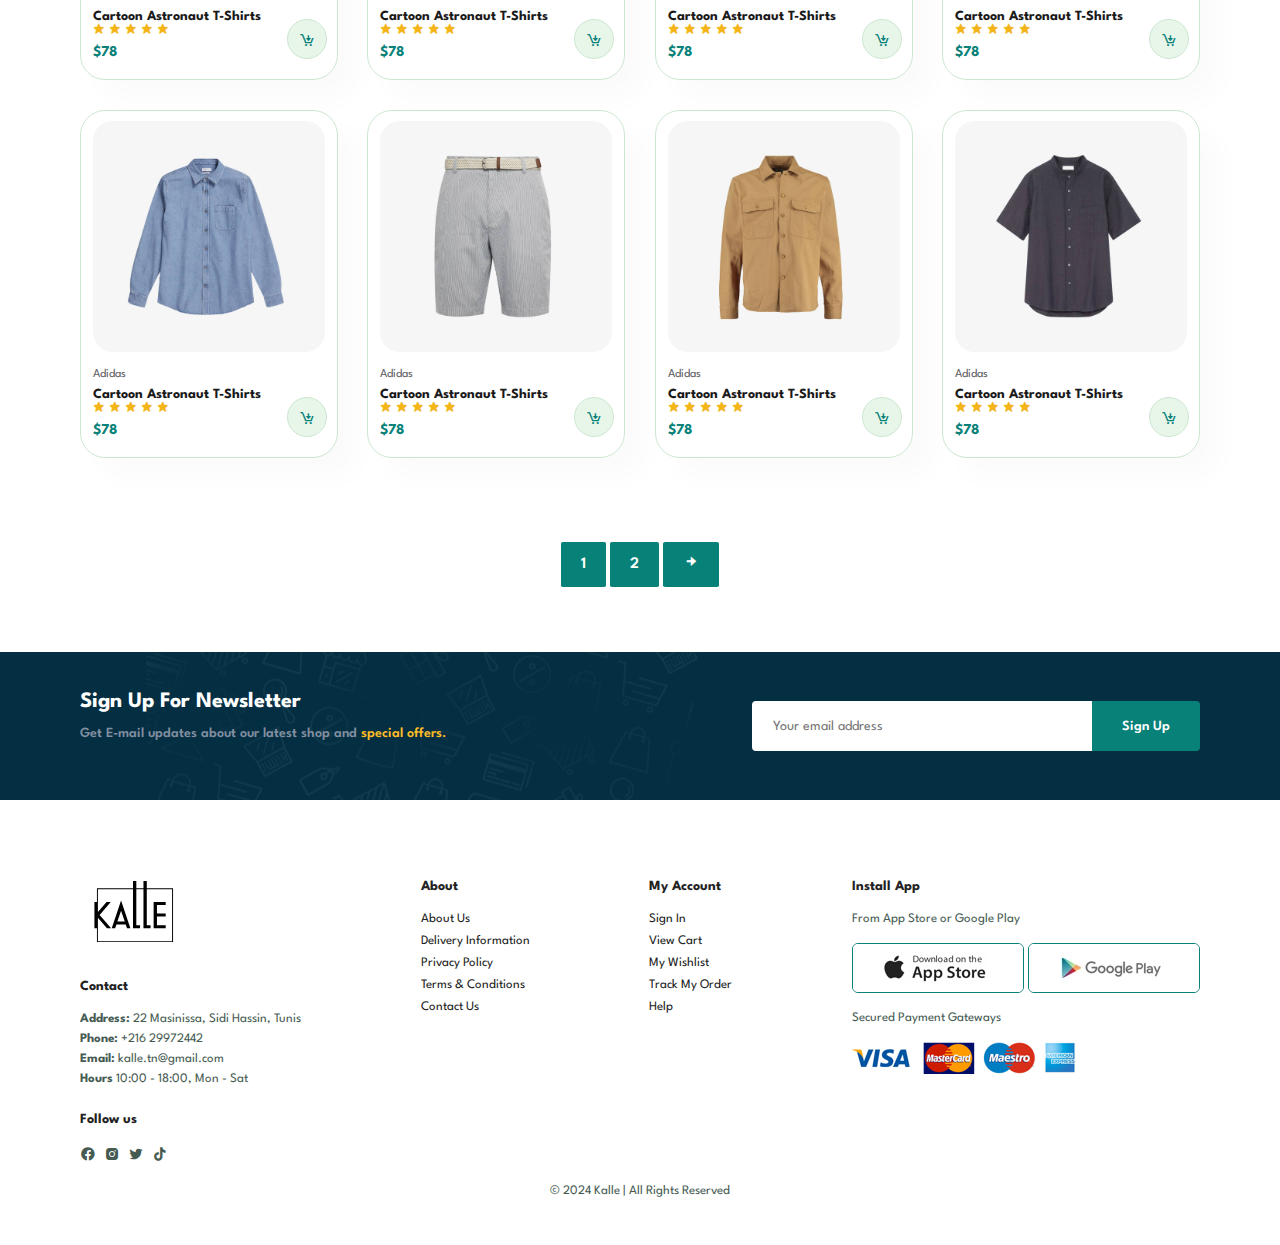
<file: PROJET/shop.html>
<!DOCTYPE html>
<html lang="en">
<head>
    <meta charset="UTF-8">
    <meta name="viewport" content="width=device-width, initial-scale=1.0">
    <title>KallelStyle.</title>
    
    <link href='https://unpkg.com/boxicons@2.1.4/css/boxicons.min.css' rel='stylesheet'>
    <link rel="stylesheet" href="style.css">
</head>
<body>
    <section id="header">
        <a href="#"><img src="img/Kalle-Logo.svg" class="logo" alt=""></a>

       

        <div>
            <ul id="navbar">
                <li><a  href="index.html">Home</a></li>
                <li><a class="active" href="shop.html">Shop</a></li>
                <li><a href="blog.html">Blog</a></li>
                <li><a href="about.html">About</a></li>
                <li><a href="contact.html">Contact</a></li>
                <li id="lg-bag"><a href="card.html"><i class='bx bx-shopping-bag'></i></a></li>
                <a href="#" id="close"><i class='bx bx-log-out-circle'></i></a>
            </ul>
        </div>
        <div id="mobile" >
            <a href="card.html"><i class='bx bx-shopping-bag'></i></a>
            <i id="bar" class='bx bx-menu' ></i>
            
        </div>
    </section>
    
    <section id="page-header">
        
        <h2>#stayhome</h2>
        
        <p>Save more with coupons & up to 70%off!</p>
        

    </section>

    

    <section id="product1" class="section-p1">
        
        <div class="pro-container">
            <div class="pro" onclick="window.location.href='sproduct.html'">
                <img src="products/f1.jpg">
                <div class="des">
                    <span>Adidas</span>
                    <h5>Cartoon Astronaut T-Shirts</h5>
                    <div class="star">
                        <i class='bx bxs-star' ></i>
                        <i class='bx bxs-star' ></i>
                        <i class='bx bxs-star' ></i>
                        <i class='bx bxs-star' ></i>
                        <i class='bx bxs-star' ></i>
                    </div>
                    <h4>78 TND</h4>
                    
                </div>
                <a href="#"><i class='bx bx-cart-download cart'  ></i></a>

            </div>
            <div class="pro">
                <img src="products/f2.jpg">
                <div class="des">
                    <span>Adidas</span>
                    <h5>Cartoon Astronaut T-Shirts</h5>
                    <div class="star">
                        <i class='bx bxs-star' ></i>
                        <i class='bx bxs-star' ></i>
                        <i class='bx bxs-star' ></i>
                        <i class='bx bxs-star' ></i>
                        <i class='bx bxs-star' ></i>
                    </div>
                    <h4>78 TND</h4>
                    
                </div>
                <a href="#"><i class='bx bx-cart-download cart'  ></i></a>

            </div>
            <div class="pro">
                <img src="products/f3.jpg">
                <div class="des">
                    <span>Adidas</span>
                    <h5>Cartoon Astronaut T-Shirts</h5>
                    <div class="star">
                        <i class='bx bxs-star' ></i>
                        <i class='bx bxs-star' ></i>
                        <i class='bx bxs-star' ></i>
                        <i class='bx bxs-star' ></i>
                        <i class='bx bxs-star' ></i>
                    </div>
                    <h4>78 TND</h4>
                    
                </div>
                <a href="#"><i class='bx bx-cart-download cart'  ></i></a>

            </div>
            <div class="pro">
                <img src="products/f4.jpg">
                <div class="des">
                    <span>Adidas</span>
                    <h5>Cartoon Astronaut T-Shirts</h5>
                    <div class="star">
                        <i class='bx bxs-star' ></i>
                        <i class='bx bxs-star' ></i>
                        <i class='bx bxs-star' ></i>
                        <i class='bx bxs-star' ></i>
                        <i class='bx bxs-star' ></i>
                    </div>
                    <h4>78 TND</h4>
                    
                </div>
                <a href="#"><i class='bx bx-cart-download cart'  ></i></a>

            </div>
            <div class="pro">
                <img src="products/f5.jpg">
                <div class="des">
                    <span>Adidas</span>
                    <h5>Cartoon Astronaut T-Shirts</h5>
                    <div class="star">
                        <i class='bx bxs-star' ></i>
                        <i class='bx bxs-star' ></i>
                        <i class='bx bxs-star' ></i>
                        <i class='bx bxs-star' ></i>
                        <i class='bx bxs-star' ></i>
                    </div>
                    <h4>78 TND</h4>
                    
                </div>
                <a href="#"><i class='bx bx-cart-download cart'  ></i></a>

            </div>
            <div class="pro">
                <img src="products/f6.jpg">
                <div class="des">
                    <span>Adidas</span>
                    <h5>Cartoon Astronaut T-Shirts</h5>
                    <div class="star">
                        <i class='bx bxs-star' ></i>
                        <i class='bx bxs-star' ></i>
                        <i class='bx bxs-star' ></i>
                        <i class='bx bxs-star' ></i>
                        <i class='bx bxs-star' ></i>
                    </div>
                    <h4>78 TND</h4>
                    
                </div>
                <a href="#"><i class='bx bx-cart-download cart'  ></i></a>

            </div>
            <div class="pro">
                <img src="products/f7.jpg">
                <div class="des">
                    <span>Adidas</span>
                    <h5>Cartoon Astronaut T-Shirts</h5>
                    <div class="star">
                        <i class='bx bxs-star' ></i>
                        <i class='bx bxs-star' ></i>
                        <i class='bx bxs-star' ></i>
                        <i class='bx bxs-star' ></i>
                        <i class='bx bxs-star' ></i>
                    </div>
                    <h4>78 TND</h4>
                    
                </div>
                <a href="#"><i class='bx bx-cart-download cart'  ></i></a>

            </div>
            <div class="pro">
                <img src="products/f8.jpg">
                <div class="des">
                    <span>Adidas</span>
                    <h5>Cartoon Astronaut T-Shirts</h5>
                    <div class="star">
                        <i class='bx bxs-star' ></i>
                        <i class='bx bxs-star' ></i>
                        <i class='bx bxs-star' ></i>
                        <i class='bx bxs-star' ></i>
                        <i class='bx bxs-star' ></i>
                    </div>
                    <h4>78 TND</h4>
                    
                </div>
                <a href="#"><i class='bx bx-cart-download cart'  ></i></a>

            </div>


        
        <div class="pro-container">
            <div class="pro">
                <img src="products/n1.jpg">
                <div class="des">
                    <span>Adidas</span>
                    <h5>Cartoon Astronaut T-Shirts</h5>
                    <div class="star">
                        <i class='bx bxs-star' ></i>
                        <i class='bx bxs-star' ></i>
                        <i class='bx bxs-star' ></i>
                        <i class='bx bxs-star' ></i>
                        <i class='bx bxs-star' ></i>
                    </div>
                    <h4>$78</h4>
                    
                </div>
                <a href="#"><i class='bx bx-cart-download cart'  ></i></a>

            </div>
            <div class="pro">
                <img src="products/n2.jpg">
                <div class="des">
                    <span>Adidas</span>
                    <h5>Cartoon Astronaut T-Shirts</h5>
                    <div class="star">
                        <i class='bx bxs-star' ></i>
                        <i class='bx bxs-star' ></i>
                        <i class='bx bxs-star' ></i>
                        <i class='bx bxs-star' ></i>
                        <i class='bx bxs-star' ></i>
                    </div>
                    <h4>$78</h4>
                    
                </div>
                <a href="#"><i class='bx bx-cart-download cart'  ></i></a>

            </div>
            <div class="pro">
                <img src="products/n3.jpg">
                <div class="des">
                    <span>Adidas</span>
                    <h5>Cartoon Astronaut T-Shirts</h5>
                    <div class="star">
                        <i class='bx bxs-star' ></i>
                        <i class='bx bxs-star' ></i>
                        <i class='bx bxs-star' ></i>
                        <i class='bx bxs-star' ></i>
                        <i class='bx bxs-star' ></i>
                    </div>
                    <h4>$78</h4>
                    
                </div>
                <a href="#"><i class='bx bx-cart-download cart'  ></i></a>

            </div>
            <div class="pro">
                <img src="products/n4.jpg">
                <div class="des">
                    <span>Adidas</span>
                    <h5>Cartoon Astronaut T-Shirts</h5>
                    <div class="star">
                        <i class='bx bxs-star' ></i>
                        <i class='bx bxs-star' ></i>
                        <i class='bx bxs-star' ></i>
                        <i class='bx bxs-star' ></i>
                        <i class='bx bxs-star' ></i>
                    </div>
                    <h4>$78</h4>
                    
                </div>
                <a href="#"><i class='bx bx-cart-download cart'  ></i></a>

            </div>
            <div class="pro">
                <img src="products/n5.jpg">
                <div class="des">
                    <span>Adidas</span>
                    <h5>Cartoon Astronaut T-Shirts</h5>
                    <div class="star">
                        <i class='bx bxs-star' ></i>
                        <i class='bx bxs-star' ></i>
                        <i class='bx bxs-star' ></i>
                        <i class='bx bxs-star' ></i>
                        <i class='bx bxs-star' ></i>
                    </div>
                    <h4>$78</h4>
                    
                </div>
                <a href="#"><i class='bx bx-cart-download cart'  ></i></a>

            </div>
            <div class="pro">
                <img src="products/n6.jpg">
                <div class="des">
                    <span>Adidas</span>
                    <h5>Cartoon Astronaut T-Shirts</h5>
                    <div class="star">
                        <i class='bx bxs-star' ></i>
                        <i class='bx bxs-star' ></i>
                        <i class='bx bxs-star' ></i>
                        <i class='bx bxs-star' ></i>
                        <i class='bx bxs-star' ></i>
                    </div>
                    <h4>$78</h4>
                    
                </div>
                <a href="#"><i class='bx bx-cart-download cart'  ></i></a>

            </div>
            <div class="pro">
                <img src="products/n7.jpg">
                <div class="des">
                    <span>Adidas</span>
                    <h5>Cartoon Astronaut T-Shirts</h5>
                    <div class="star">
                        <i class='bx bxs-star' ></i>
                        <i class='bx bxs-star' ></i>
                        <i class='bx bxs-star' ></i>
                        <i class='bx bxs-star' ></i>
                        <i class='bx bxs-star' ></i>
                    </div>
                    <h4>$78</h4>
                    
                </div>
                <a href="#"><i class='bx bx-cart-download cart'  ></i></a>

            </div>
            <div class="pro">
                <img src="products/n8.jpg">
                <div class="des">
                    <span>Adidas</span>
                    <h5>Cartoon Astronaut T-Shirts</h5>
                    <div class="star">
                        <i class='bx bxs-star' ></i>
                        <i class='bx bxs-star' ></i>
                        <i class='bx bxs-star' ></i>
                        <i class='bx bxs-star' ></i>
                        <i class='bx bxs-star' ></i>
                    </div>
                    <h4>$78</h4>
                    
                </div>
                <a href="#"><i class='bx bx-cart-download cart'  ></i></a>

            </div>


        </div>
    </section>

    <section id="pagination" class="section-p1" >
        <a href="#">1</a>
        <a href="#">2</a>
        <a href="#"><i class='bx bxs-right-arrow-alt'></i></a>

    </section>


    <section id="newsletter" class="section-p1 section-m1">
        <div class="newstext">
            <h4>Sign Up For Newsletter</h4>
            <p>Get E-mail updates about our latest shop and <span>special offers.</span></p>
        </div>
        <div class="form">
            <input type="text" placeholder="Your email address">
            <button class="normal">Sign Up</button>
        </div>
    </section>

    <footer class="section-p1" >
        <div class="col">
            <img  src="img/Kalle-Logo.svg" class="logo logo2" alt="">
            <h4>Contact</h4>
            <p><strong>Address:</strong> 22 Masinissa, Sidi Hassin, Tunis</p>
            <p><strong>Phone:</strong> +216 29972442</p>
            <p><strong>Email:</strong> kalle.tn@gmail.com</p>
            <p><strong>Hours</strong> 10:00 - 18:00, Mon - Sat</p>
            <div class="follow">
                <h4>Follow us</h4>
                <div class="icon">
                    <i class='bx bxl-facebook-circle'></i>
                    <i class='bx bxl-instagram-alt'></i>
                    <i class='bx bxl-twitter' ></i>
                    <i class='bx bxl-tiktok' ></i>
                </div>

            </div>
        </div>
        <div class="col">
            <h4>About</h4>
            <a href="#">About Us</a>
            <a href="#">Delivery Information</a>
            <a href="#">Privacy Policy</a>
            <a href="#">Terms & Conditions</a>
            <a href="#">Contact Us</a>

        </div>

        <div class="col">
            <h4>My Account</h4>
            <a href="#">Sign In</a>
            <a href="#">View Cart</a>
            <a href="#">My Wishlist</a>
            <a href="#">Track My Order</a>
            <a href="#">Help</a>

        </div>
        <div class="col install">
            <h4>Install App</h4>
            <p>From App Store or Google Play</p>
            <div class="row">
                <img src="pay/app.jpg" alt="">
                <img src="pay/play.jpg" alt="">
            </div>
            <p>Secured Payment Gateways</p>
            <img src="pay/pay.png" alt="">
        </div>
        <div class="copyright">
            <p>© 2024 Kalle | All Rights Reserved</p>
        </div>
    </footer>



   


    <script src="script.js"></script>
</body>
</html>
</file>
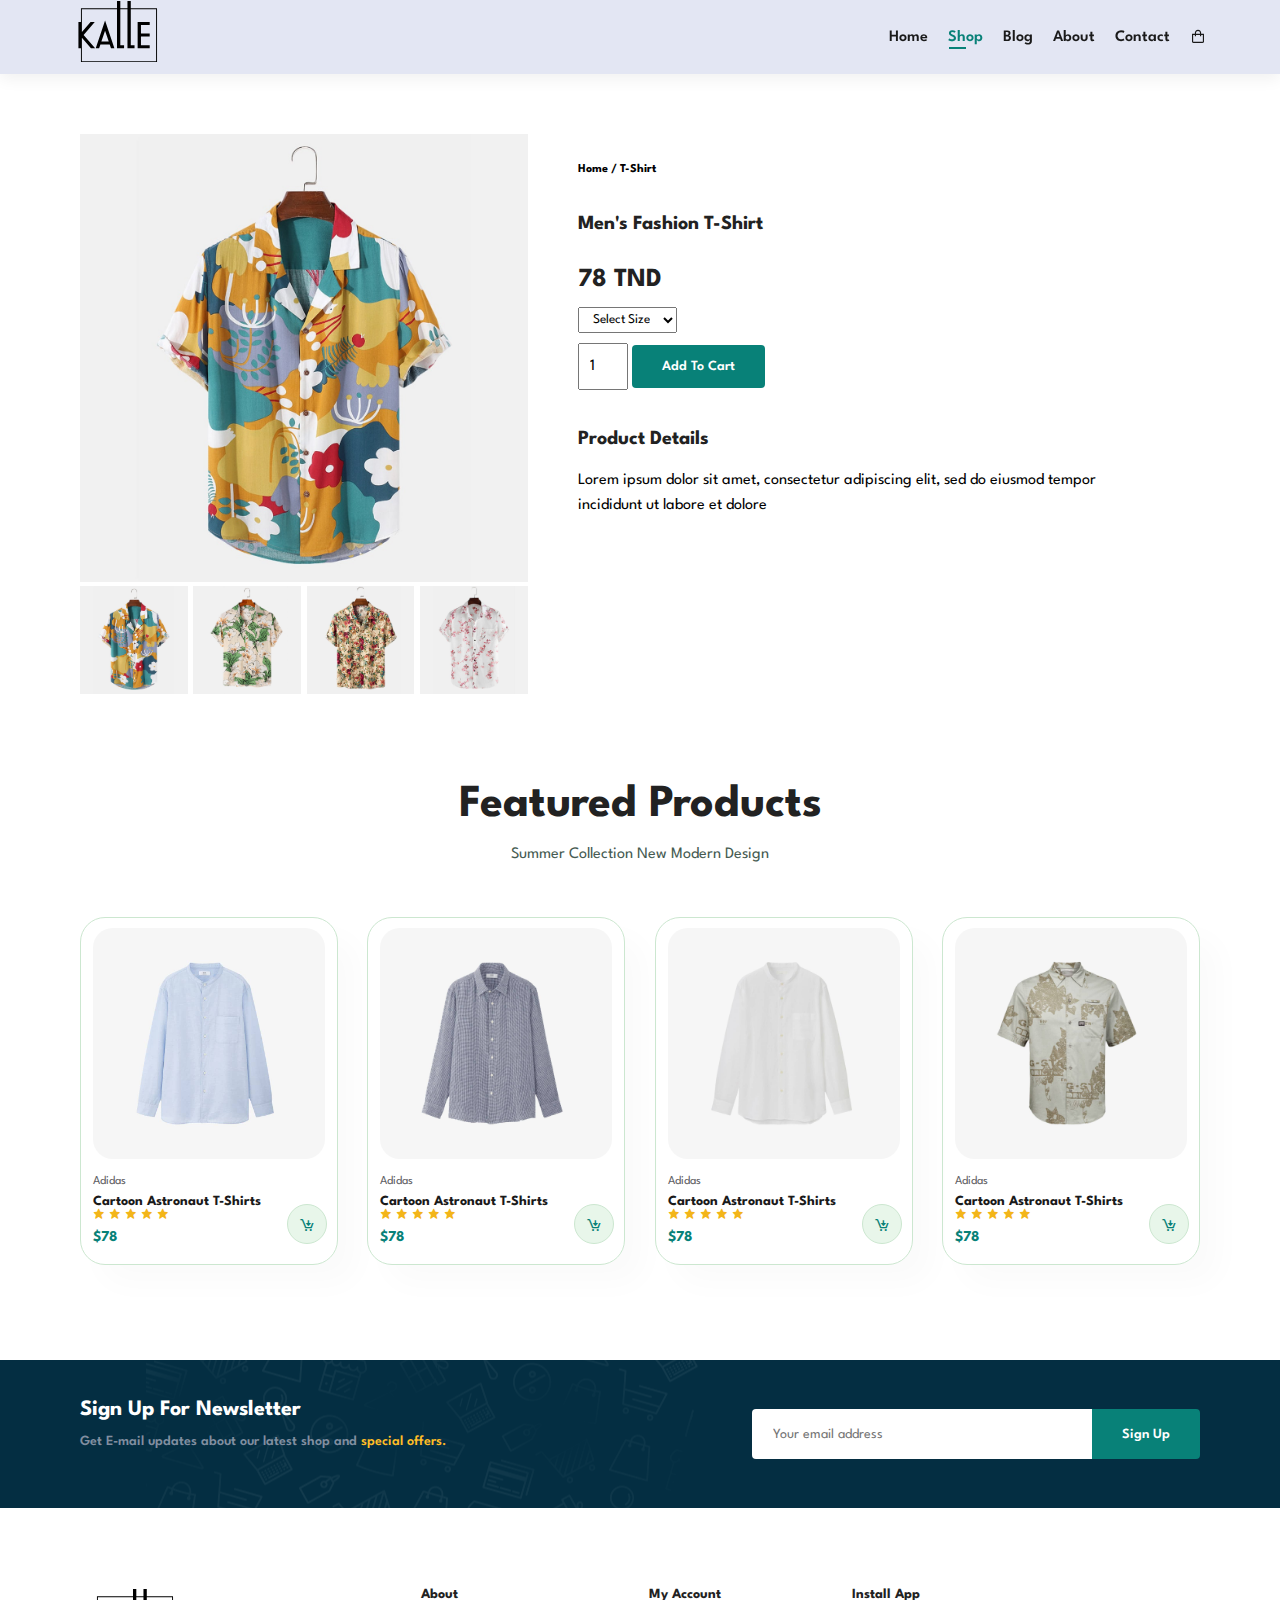
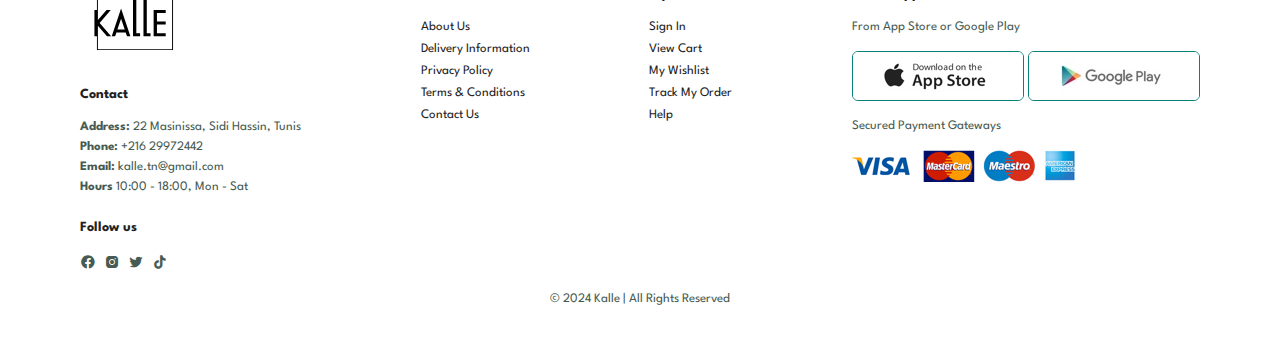
<file: PROJET/sproduct.html>
<!DOCTYPE html>
<html lang="en">
<head>
    <meta charset="UTF-8">
    <meta name="viewport" content="width=device-width, initial-scale=1.0">
    <title>KallelStyle.</title>
    
    <link href='https://unpkg.com/boxicons@2.1.4/css/boxicons.min.css' rel='stylesheet'>
    <link rel="stylesheet" href="style.css">
</head>
<body>
    <section id="header">
        <a href="#"><img src="img/Kalle-Logo.svg" class="logo" alt=""></a>

       

        <div>
            <ul id="navbar">
                <li><a  href="index.html">Home</a></li>
                <li><a class="active" href="shop.html">Shop</a></li>
                <li><a href="blog.html">Blog</a></li>
                <li><a href="about.html">About</a></li>
                <li><a href="contact.html">Contact</a></li>
                <li id="lg-bag"><a href="card.html"><i class='bx bx-shopping-bag'></i></a></li>
                <a href="#" id="close"><i class='bx bx-log-out-circle'></i></a>
            </ul>
        </div>
        <div id="mobile" >
            <a href="card.html"><i class='bx bx-shopping-bag'></i></a>
            <i id="bar" class='bx bx-menu' ></i>
            
        </div>
    </section>
    
    <section id="prodetails" class="section-p1" >
        <div class="single-pro-image" >
            <img src="products/f1.jpg" width="100%" id="mainImg" alt="">
            <div class="small-img-group">
                <div class="small-img-col">
                    <img src="products/f1.jpg" width="100%" class="small-img" alt>
                </div>

                <div class="small-img-col">
                    <img src="products/f2.jpg" width="100%" class="small-img" alt>
                </div>

                <div class="small-img-col">
                    <img src="products/f3.jpg" width="100%" class="small-img" alt>
                </div>

                <div class="small-img-col">
                    <img src="products/f4.jpg" width="100%" class="small-img" alt>
                </div>

            </div>
        </div>

        <div class="single-pro-details">
            <h6>Home / T-Shirt</h6>
            <h4 id="product-name">Men's Fashion T-Shirt</h4>
            <h2><span id="price">78</span> TND</h2>
            <select>
                <option>Select Size</option>
                <option>Small</option>
                <option>Medium</option>
                <option>Large</option>
            </select>
            <input type="number" value="1" min="1" id="quantity">
            <button class="normal">Add To Cart</button>
            <h4>Product Details</h4>
            <span>
                Lorem ipsum dolor sit amet, consectetur adipiscing elit, sed do eiusmod tempor incididunt ut labore et dolore
            </span>
        </div>
    </section>

    <section id="product1" class="section-p1">
        <h2>Featured Products</h2>
        <p>Summer Collection New Modern Design</p>
        <div class="pro-container">
            <div class="pro">
                <img src="products/n1.jpg">
                <div class="des">
                    <span>Adidas</span>
                    <h5>Cartoon Astronaut T-Shirts</h5>
                    <div class="star">
                        <i class='bx bxs-star' ></i>
                        <i class='bx bxs-star' ></i>
                        <i class='bx bxs-star' ></i>
                        <i class='bx bxs-star' ></i>
                        <i class='bx bxs-star' ></i>
                    </div>
                    <h4>$78</h4>
                    
                </div>
                <a href="#"><i class='bx bx-cart-download cart'  ></i></a>

            </div>
            <div class="pro">
                <img src="products/n2.jpg">
                <div class="des">
                    <span>Adidas</span>
                    <h5>Cartoon Astronaut T-Shirts</h5>
                    <div class="star">
                        <i class='bx bxs-star' ></i>
                        <i class='bx bxs-star' ></i>
                        <i class='bx bxs-star' ></i>
                        <i class='bx bxs-star' ></i>
                        <i class='bx bxs-star' ></i>
                    </div>
                    <h4>$78</h4>
                    
                </div>
                <a href="#"><i class='bx bx-cart-download cart'  ></i></a>

            </div>
            <div class="pro">
                <img src="products/n3.jpg">
                <div class="des">
                    <span>Adidas</span>
                    <h5>Cartoon Astronaut T-Shirts</h5>
                    <div class="star">
                        <i class='bx bxs-star' ></i>
                        <i class='bx bxs-star' ></i>
                        <i class='bx bxs-star' ></i>
                        <i class='bx bxs-star' ></i>
                        <i class='bx bxs-star' ></i>
                    </div>
                    <h4>$78</h4>
                    
                </div>
                <a href="#"><i class='bx bx-cart-download cart'  ></i></a>

            </div>
            <div class="pro">
                <img src="products/n4.jpg">
                <div class="des">
                    <span>Adidas</span>
                    <h5>Cartoon Astronaut T-Shirts</h5>
                    <div class="star">
                        <i class='bx bxs-star' ></i>
                        <i class='bx bxs-star' ></i>
                        <i class='bx bxs-star' ></i>
                        <i class='bx bxs-star' ></i>
                        <i class='bx bxs-star' ></i>
                    </div>
                    <h4>$78</h4>
                    
                </div>
                <a href="#"><i class='bx bx-cart-download cart'  ></i></a>

            </div>
            </div>
            </div>
            </div>
        </div>


        </div>
    </section>


    <section id="newsletter" class="section-p1 section-m1">
        <div class="newstext">
            <h4>Sign Up For Newsletter</h4>
            <p>Get E-mail updates about our latest shop and <span>special offers.</span></p>
        </div>
        <div class="form">
            <input type="text" placeholder="Your email address">
            <button class="normal">Sign Up</button>
        </div>
    </section>

    <footer class="section-p1" >
        <div class="col">
            <img  src="img/Kalle-Logo.svg" class="logo logo2" alt="">
            <h4>Contact</h4>
            <p><strong>Address:</strong> 22 Masinissa, Sidi Hassin, Tunis</p>
            <p><strong>Phone:</strong> +216 29972442</p>
            <p><strong>Email:</strong> kalle.tn@gmail.com</p>
            <p><strong>Hours</strong> 10:00 - 18:00, Mon - Sat</p>
            <div class="follow">
                <h4>Follow us</h4>
                <div class="icon">
                    <i class='bx bxl-facebook-circle'></i>
                    <i class='bx bxl-instagram-alt'></i>
                    <i class='bx bxl-twitter' ></i>
                    <i class='bx bxl-tiktok' ></i>
                </div>

            </div>
        </div>
        <div class="col">
            <h4>About</h4>
            <a href="#">About Us</a>
            <a href="#">Delivery Information</a>
            <a href="#">Privacy Policy</a>
            <a href="#">Terms & Conditions</a>
            <a href="#">Contact Us</a>

        </div>

        <div class="col">
            <h4>My Account</h4>
            <a href="#">Sign In</a>
            <a href="#">View Cart</a>
            <a href="#">My Wishlist</a>
            <a href="#">Track My Order</a>
            <a href="#">Help</a>

        </div>
        <div class="col install">
            <h4>Install App</h4>
            <p>From App Store or Google Play</p>
            <div class="row">
                <img src="pay/app.jpg" alt="">
                <img src="pay/play.jpg" alt="">
            </div>
            <p>Secured Payment Gateways</p>
            <img src="pay/pay.png" alt="">
        </div>
        <div class="copyright">
            <p>© 2024 Kalle | All Rights Reserved</p>
        </div>
    </footer>

    



   


    <script src="script.js"></script>
</body>
</html>
</file>
<file: PROJET/style.css>
@import url("https://fonts.googleapis.com/css2?family=Spartan:wght@100;200;300;400;500;600;700;800;900&display=swap");
* {
  margin: 0;
  padding: 0;
  box-sizing: border-box;
  font-family: "Spartan", sans-serif;
}

html {
  scroll-behavior: smooth;
}

/* Global Styles */

h1 {
  font-size: 50px;
  line-height: 64px;
  color: #222;
}

h2 {
  font-size: 46px;
  line-height: 54px;
  color: #222;
}

h4 {
  font-size: 20px;
  color: #222;
}

h6 {
  font-weight: 700;
  font-size: 12px;
}

p {
  font-size: 16px;
  color: #465b52;
  margin: 15px 0 20px 0;
}

.section-p1 {
  padding: 40px 80px;
}

.section-m1 {
  margin: 40px 0;
}

button.normal{
    font-size: 14px;
    font-weight: 600;
    padding: 15px 30px;
    color: #000;
    background-color: #fff;
    border-radius: 4px;
    cursor: pointer;
    border: none;
    outline: none;
    transition:0.2s ;
}

body {
  width: 100%;
}

/* Header Start */
#header{
    display: flex;
    align-items: center;
    justify-content: space-between;
    padding: 0px 64px;
    background: #E3E6F3;
    box-shadow: 0 5px 15px rgba(0,0,0,0.06);
    z-index: 999;
    position: sticky;
    top: 0;
    left: 0;
}
.logo{
    width: 110px;
    height: 70px;
}
#navbar{
    display: flex;
    align-items: center;
    justify-content: center;
}
#navbar li{
    list-style: none;
    padding: 0 10px;
    position: relative;
}
#navbar li a{
    text-decoration: none;
    font-size: 16px;
    font-weight: 600;
    color: #1a1a1a;
    transition: 0.3s ease;
}
#navbar li a:hover{
    color: #088178;

}
#navbar li a:hover,
#navbar li a.active{
    color: #088178;
}

#navbar li a.active::after,
#navbar li a:hover::after{
    content: "";
    width: 30%;
    height: 2px;
    background: #088178;
    position: absolute;
    bottom: -4px;
    left: 20%;

}
#mobile{
    display: none;
    align-items: center;
}
#close{
    display: none;
}
/*Home page */
#hero{
    background-image: url("img/hero4.png");
    height: 700px;
    width: 100%;
    
    background-position: top -10% right 0;
    padding: 0 80px;
    display: flex;
    flex-direction: column;
    align-items: flex-start;
    justify-content: center;
    background-attachment: fixed;

    background-repeat: no-repeat;
    background-size: cover;
}



#hero h4{
    padding-bottom: 15px;
}
#hero h1{
    color: #088178;
}
#hero button{
    background-image: url("img/button.png");
    background-color: transparent;
    color: #088178;
    border: 0;
    padding: 14px 80px 14px 65px;
    background-repeat: no-repeat;
    cursor: pointer;
    font-weight: 700;
    font-size: 15px;
}
#feature{
    display: flex;
    align-items: center;
    justify-content: space-between;
    flex-wrap: wrap;
}

#feature .fe-box{
    width: 180px;
    text-align: center;
    padding: 25px 15px;
    box-shadow: 20px 20px 34px rgba(0,0,0,0.03);
    border: 1px solid #cce7d0;
    border-radius: 4px;
    margin: 15px 0;
}

#feature .fe-box:hover{
    box-shadow: 10px 10px 54px rgba(70,62,221,0.1);
}

#feature .fe-box h6{
    display: inline-block;
    padding: 9px 8px 6px 8px;
    line-height: 1;
    border-radius: 4px;
    color: #088178;
    background-color: #fddde4;
}

#feature .fe-box:nth-child(2) h6{
    background-color: #cdebbc;

}
#feature .fe-box:nth-child(3) h6{
    background-color: #d1e8f2;

}
#feature .fe-box:nth-child(4) h6{
    background-color: #cdd4f8;

}
#feature .fe-box:nth-child(5) h6{
    background-color: #f6dbf6;

}
#feature .fe-box:nth-child(6) h6{
    background-color: #fff2e5;

}
#feature .fe-box img{
    width: 100%;
    margin-bottom: 10px;
}
#product1{
    text-align: center;
}

#product1 .pro-container{
    display: flex;
    justify-content: space-between;
    padding-top: 20px;
    flex-wrap: wrap;

}

#product1 .pro{
    width: 23%;
    min-width:250px ;
    padding: 10px 12px;
    border: 1px solid #cce7d0;
    border-radius: 25px;
    cursor: pointer;
    box-shadow: 20px 20px 30px rgba(0,0,0,0.02);
    margin: 15px 0;
    transition: 0.02s ease;
    position: relative;
}

#product1 .pro:hover{
    box-shadow: 20px 20px 30px rgba(0,0,0,0.06);
    

}

#product1 .pro img{
    width: 100%;
    border-radius: 20px;
}

#product1 .pro .des{
    text-align: start;
    padding: 10px 0;
}

#product1 .pro .des span{
    color: #606063 ;
    font-size: 12px;
}

#product1 .pro .des h5{
    padding-top: 7px;
    color: #1a1a1a ;
    font-size: 14px;
}

#product1 .pro .des i{
    font-size: 12px;
    color: rgb(243, 181, 25);
}

#product1 .pro .des h4{
    padding-top: 7px;
    font-size: 15px;
    font-weight: 700;
    color: #088178;
}

#product1 .pro .cart{
    width: 40px;
    height: 40px;
    line-height: 40px;
    border-radius: 50px;
    background-color: #e8f6ea;
    font-weight: 500;
    color: #088178;
    border: 1px solid #cce7d0;
    position: absolute;
    bottom: 20px;
    right: 10px;
}

#banner{
    display: flex;
    flex-direction: column;
    justify-content: center;
    align-items: center;
    text-align: center;
    background-image: url("banner/b2.jpg");
    width: 100%;
    height: 40vh;
    background-size: cover;
    background-position: center;

}
#banner h4{
    color: white;
    font-size: 15px;
}

#banner h2{
    color: white;
    font-size: 30px;
    padding: 10px 0;
}

#banner h2 span{
    color: #ef3636;
    
}

#banner button:hover{
    background-color: #088178;
    color: white;
}

#sm-banner{
    display: flex;
    justify-content: space-between;
    flex-wrap: wrap;
}

#sm-banner .banner-box{
    display: flex;
    flex-direction: column;
    justify-content: center;
    align-items: flex-start;

    background-image: url("banner/b17.jpg");
    min-width: 500px ;
    height: 50vh;
    background-size: cover;
    background-position: center;
    padding: 30px;
}
#sm-banner .banner-box2{
    background-image: url("banner/b10.jpg");
    
}
#sm-banner h4{
    color: white;
    font-size: 20px;
    font-weight: 300;
}
#sm-banner h2{
    color: white;
    font-size: 28px;
    font-weight: 800;
}
#sm-banner span{
    color: white;
    font-size: 14px;
    font-weight: 500;
    padding-bottom: 15px;
}
button.white{
    font-size: 13px;
    font-weight: 600;
    padding: 11px 18px;
    color: #fff;
    background-color: transparent;
    border-radius: 4px;
    cursor: pointer;
    border: 1px solid #fff;
    outline: none;
    transition:0.2s ;
}

#sm-banner .banner-box:hover button{
    background-color: #088178;
    border: 1px solid #088178;
}
#banner3{
    display: flex;
    justify-content: space-between;
    flex-wrap: wrap;
    padding: 0 80px;
    
}

#banner3 .banner-box{
    display: flex;
    flex-direction: column;
    justify-content: center;
    align-items: flex-start;
    background-image: url("banner/b7.jpg");
    min-width: 30% ;
    height: 30vh;
    background-size: cover;
    background-position: center;
    padding: 20px;
    margin-bottom: 20px;
    width: 20px;
    
}
#banner3 .banner-box2{
    background-image: url("banner/b4.jpg");
     
}
#banner3 .banner-box3{
    background-image: url("banner/b18.jpg");
    width: 20%;
}
#banner3 h2{
    color: white;
    font-weight: 900;
    font-size: 17px;
}
#banner3 h3{
    color: #ec544e;
    font-weight: 900;
    font-size: 22px;
}

#newsletter{
    display: flex;
    justify-content: space-between;
    flex-wrap: wrap;
    align-items: center;
    background-image: url("banner/b14.png");
    background-repeat: no-repeat;
    background-position: 20% 30%;
    background-color: #042e42;
}

#newsletter h4{
    color: white;
    font-size: 22px;
    font-weight: 700;

}
#newsletter p{
    color: #818ea0;
    font-size: 14px;
    font-weight: 600;
    
}
#newsletter p span{
    color: #ffbd27;
    
    
}

#newsletter .form{
    display: flex;
    width: 40%;
}

#newsletter input{
    height: 3.125rem;
    padding: 0 1.25rem;
    font-size: 14px;
    width: 100%;
    border: 1px solid transparent;
    border-radius: 4px;
    outline: none;
    border-top-right-radius: 0;
    border-bottom-right-radius: 0;
}
#newsletter button{
    background-color: #088178;
    color: white;
    white-space: nowrap;
    border-top-left-radius: 0;
    border-bottom-left-radius: 0;
}

footer{
    display: flex;
    flex-wrap: wrap;
    justify-content: space-between;
}

footer .col{
    display: flex;
    flex-direction: column;
    align-items: flex-start;
    margin-bottom: 20px;
   
}
footer .logo2{
    margin-bottom: 30px;
}

footer h4{
    font-size: 14px;
    padding-bottom: 20px;
}

footer p{
    font-size: 13px;
    margin: 0 0 8px 0;
}
footer a{
    font-size: 13px;
    text-decoration: none;
    color: #222;
    margin-bottom: 10px;
}

footer .follow{
    margin-top: 20px;
}
footer .follow i{
    color: #465b52;
    padding-right: 4px;
    cursor: pointer;
}

footer .install .row img{
    border: 1px solid #088178;
    border-radius: 6px;


}
footer .install  img{
    margin:10px 0 15px 0 ;
}
footer .follow i:hover,footer a:hover{
    color: #088178;
    
}
footer .copyright{
    width: 100%;
    text-align: center;
}

















/*shop page*/
#page-header{
    background-image: url("banner/b1.jpg");
    width: 100%;
    height: 45vh;
    background-size: cover;
    display: flex;
    justify-content: center;
    text-align: center;
    flex-direction: column;
    padding: 40px;

}

#page-header h2 ,
#page-header p{
    color: #fff;

}
#pagination{
    text-align: center;
}
#pagination a{
    text-decoration: none;
    background-color: #088178;
    padding: 15px 20px;
    border-radius: 4%;
    color: #fff;
    font-weight: 600;
}

#pagination a i{
    font-size: 16px;
    font-weight: 600;

}

/* singl product*/

#prodetails{
    display: flex;
    margin-top: 20px;
}
#prodetails .single-pro-image{
    width: 40%;
    margin-right: 50px;

}
.small-img-group{
    display: flex;
    justify-content: space-between;
}
.small-img-col{
    flex-basis: 24%;
    cursor: pointer;
}

#prodetails .single-pro-details{
    width: 50%;
    padding-top: 30px;

}

#prodetails .single-pro-details h4{
    padding: 40px 0 20px 0;

}
#prodetails .single-pro-details h2{
    font-size: 26px;

}

#prodetails .single-pro-details select{
    display: block;
    padding: 5px 10px;
    margin-bottom: 10px;
}

#prodetails .single-pro-details input{
    width: 50px;
    height: 47px;
    padding-left: 10px ;
    font-size: 16px;
   
}
#prodetails .single-pro-details input:focus{
    outline: none;
}
#prodetails .single-pro-details button{
    background-color: #088178;
    color: #fff;

}

#prodetails .single-pro-details span{
    line-height: 25px;
}

/* blog page*/

#page-header.blog-header{
    background-image: url("banner/b19.jpg");
    

}
#blog{
    padding: 150px 150px 0 150px;
}
#blog .blog-box{
    display: flex;
    align-items: center;
    width: 100%;
    position: relative;
    padding-bottom: 90px;
}
#blog .blog-box .blog-img{
    width: 50%;
    margin-right: 40px;
}
#blog img{
    width: 100%;
    height: 300px;
    object-fit: cover;
}
#blog .blog-details{
    width: 50%;
}
#blog .blog-details a{
    text-decoration: none;
    font-size: 11px;
    color: #000;
    font-weight: 700;
    position: relative;
    transition: 0.3s;
}
#blog .blog-details a::after{
    content: "";
    width: 50px;
    height: 1px;
    background-color: #000;
    position: absolute;
    top: 4px;
    right: -60px;
}
#blog .blog-details a:hover{
    color: #088178;
}
#blog .blog-details a:hover::after{
    background-color: #088178;
}
#blog .blog-box h1{
    position: absolute;
    top: -40px;
    left: 0;
    font-size: 70px;
    font-weight: 700;
    color: #c9cbce;
    z-index: -9;

}

/*about page */
#page-header.about-header{
    background-image: url("about/banner.png");
    

}
#about-header img{
    width: 50%;
    height: auto;

}
#about-header{
    display: flex;
    align-items: center;
}
#about-header div{
    padding-left: 40px;
}

#about-app{
    text-align: center;
}
#about-app video{
    width: 70%;
    height: 100%;
    margin-top: 30px;
    border-radius: 20px;
}

/*card page */
#card {
    overflow-x:auto ;
}
#card table{
    width: 100%;
    border-collapse: collapse;
    table-layout: fixed;
    white-space: nowrap;
}
#card table img{
    width: 70px;
}

#card table td:nth-child(1){
    width: 100px;
    text-align: center;
}
#card table td:nth-child(2){
    width: 150px;
    text-align: center;
}
#card table td:nth-child(3){
    width: 250px;
    text-align: center;
}
#card table td:nth-child(4),
#card table td:nth-child(5),
#card table td:nth-child(6){

    width: 150px;
    text-align: center;
}
#card table td:nth-child(5) input{
    width: 70px;
    padding: 10px 5px 10px 15px;
}
#card table thead{
    border: 1px solid #e2e9e1;
    border-left: none;
    border-right: none;
}
#card table thead td{
    font-weight: 700;
    text-transform: uppercase;
    font-size: 13px;
    padding: 18px 0;
}
#card table tbody tr td{
    padding-top: 15px;
}
#card table tbody td{
    font-size: 13px;
}
#card-add{
    display: flex;
    justify-content: space-between;
    flex-wrap: wrap;
}
#coupon{
    width: 50%;
    margin-bottom: 13px;
}
#coupon h3,
#subtotal h3
{
    padding-bottom: 15px;
}
#coupon input{
    padding: 10px 20px;
    outline: none;
    width: 60%;
    margin-right: 10px;
    border: 1px solid #e2e9e1;
}

#coupon button,
#subtotal button{
    background-color: #088178;
    color: #fff;
    padding: 10px 20px;
}
#subtotal{
    width: 50%;
    margin-bottom: 30px;
    border: 1px solid #e2e9e1;
    padding: 30px;
}
#subtotal table{
    width: 100%;
    border-collapse: collapse;
    margin-bottom: 20px;
    
}
#subtotal table td{
    width: 50px;
    border: 1px solid #e2e9e1;
    padding: 10px ;
    font-size: 13px;
}
/* page contact*/

#contact-details{
    display: flex;
    align-items: center;
    justify-content: space-between;
}
#contact-details .details{
    width: 40%;
}
#contact-details .details span,
#form-details form{
    font-size: 12px;
}
#contact-details .details h2,
#form-details form h2{
    font-size: 26px;
    line-height: 35px;
    padding: 20px 0;
}

#contact-details .details h3{
    font-size: 16px;
    padding-bottom:15px ;
}
#contact-details .details li{
    list-style: none;
    display: flex;
    padding: 10px 0;
}
#contact-details .details li i{
    font-size: 14px;
    padding-right: 22px;

}
#contact-details .details li p{
    margin: 0;
    font-size: 14px;
}

#contact-details .map{
    width: 55%;
    height: 400px;
}
#contact-details .map iframe{
    width: 100%;
    height: 100%;
}
#form-details form{
    width: 65%;
    display: flex;
    flex-direction: column;
    align-items: flex-start;

}
#form-details{
    display: flex;
    justify-content: space-between;
    margin: 30px;
    padding: 80px;
    border: 1px solid #e1e1e1;
}
#form-details form input,
#form-details form textarea{
    width: 100%;
    padding: 12px 15px;
    outline: none;
    margin-bottom: 20px;
    border: 1px solid #e1e1e1;
}
#form-details form button{
    background-color: #088178;
    color: #fff;
}

#form-details .people div{
    padding-bottom: 25px;
    display: flex;
    align-items: flex-start;

}
#form-details .people div img{
    width: 65px;
    height: 65px;
    object-fit: cover;
    margin-right: 15px;

}
#form-details .people div p{
    font-size: 14px;
    margin: 0;
    line-height: 25px;
}
#form-details .people div p span{
    display: block;
    font-weight: 600;
    font-size: 16px;
    color: #000;
}

/* media query*/

@media (max-width: 799px){
    .section-p1{
        padding: 40px 40px;
    }
    #navbar{
        display: flex;
        flex-direction: column;
        align-items: flex-start;
        justify-content: flex-start;
        position: fixed;
        top: 0;
        right: -300px;
        height: 100vh;
        width: 300px;
        background-color: #E3E6F3;
        box-shadow: 0 40px 60px rgba(0,0,0,0.01);
        padding: 80px 0 0 10px;
        transition: 0.3s;
        
    }
    #navbar.active{
        right: 0;

    }
    #navbar li{
        margin-bottom: 25px;
    }
    #mobile{
        display: flex;
        align-items: center;
    }
    #mobile i{
        font-size: 24px;
        color: #1a1a1a;
        padding-left: 20px;
    }
    #close{
        display: initial;
        position: absolute;
        top: 30px;
        left: 20px;
        font-size: 24px;
        color: #1a1a1a;
    }
    #lg-bag{
        display: none;
    }
    #hero {
        height: 800px;
        padding: 0 80px;
        background-position: top 30% right 30%;
    }

    #feature {
        
        justify-content: center;
       
    }
    #feature .fe-box{
        margin: 15px 15px;
    }

    #product1 .pro-container{
        justify-content: center;
    }
    #product1 .pro{
        margin: 15px ;
    }
    
    #sm-banner .banner-box{
        min-width: 100%;
        
    }

    #banner3 {
        padding: 0 40px;
    }
    #banner3 .banner-box{
        width: 28%;
        height: 70vh;
    }
    #newsletter .form{
        width: 70%;
    }
    /*concact page*/
    #form-details{
        padding:  40px;
    }
    #form-details form{
        width: 50%;
        padding-right: 30px;
    }
    
}

@media (max-width:477px) {
    #section-p1{
        padding: 20px;
    }
    #header{
        padding: 10px 25px;
    }
    h1{
        font-size: 38px;
    }
    h2{
        font-size: 32px;
    }
    #hero{
        padding: 0 20px;
        background-position: top 20% right 30%;
        
    }
    #feature{
        justify-content: space-between;
    }
    #feature .fe-box{
        width: 155px;
        margin: 0 0 15px 0;
    }

    #product1 .pro{
        width: 100%;
    }
    #banner {
        height: 30vh;
    }

    #sm-banner .banner-box{
        height: 40vh;
    }
    #sm-banner .banner-box2{
        margin-top: 20px;
    }
    #banner3{
        padding: 0 40px;
    }
    #banner3 .banner-box{
        width: 100%;
    }
    #newsletter{
        padding: 40px 20px ;
    }
    #newsletter .form{
        width: 100%;
    }
    footer .copyright{
        text-align: start;
    }

    /* singl product*/
    #prodetails{
        display: flex;
        flex-direction: column;
        width: 100%;
        
    }
    
    body #prodetails .single-pro-image {
        width: 100%;
        margin-right: 0px;
    }
    
    #prodetails .single-pro-details {
        width: 100%;
        padding-top: 30px;
    }

    /*blog page*/
    #blog{
        padding: 100px 20px 0 20px;
    }
    .blog-header {
       height: 30vh;
    }
    #blog .blog-box {
        display: flex;
        flex-direction: column;
        align-items: flex-start;
        
    }
    #blog .blog-img {
        width: 100%;
        margin-right: 0px;
        margin-bottom: 30px;
    }
    #blog .blog-details {
        width: 100%;
    }

    /*about page */
    #about-header {
        
        flex-direction: column;
        
    }

    #about-header img {
        width: 100%;
        
        margin-bottom: 20px;
        
    }
    #about-app video {
        width: 100%;
        
    }

    /*card page*/
    #card-add{
        
        flex-direction: column;
    }
    #coupon{
        width: 100%;
    }
    #subtotal{
        width: 100%;
        padding: 20px;
    }
    /*contact page*/
    #contact-details{
        
        flex-direction: column;

    }
    #contact-details .details{
        width: 100%;
        margin-bottom: 30px;
    }
    #contact-details .map{
        width: 100%;
    }
    #form-details{
        margin: 10px;
        padding: 30px 10px;
        flex-wrap: wrap;

    }
    #form-details form{
        width: 100%;
        margin-bottom: 30px;
    }


}
</file>
